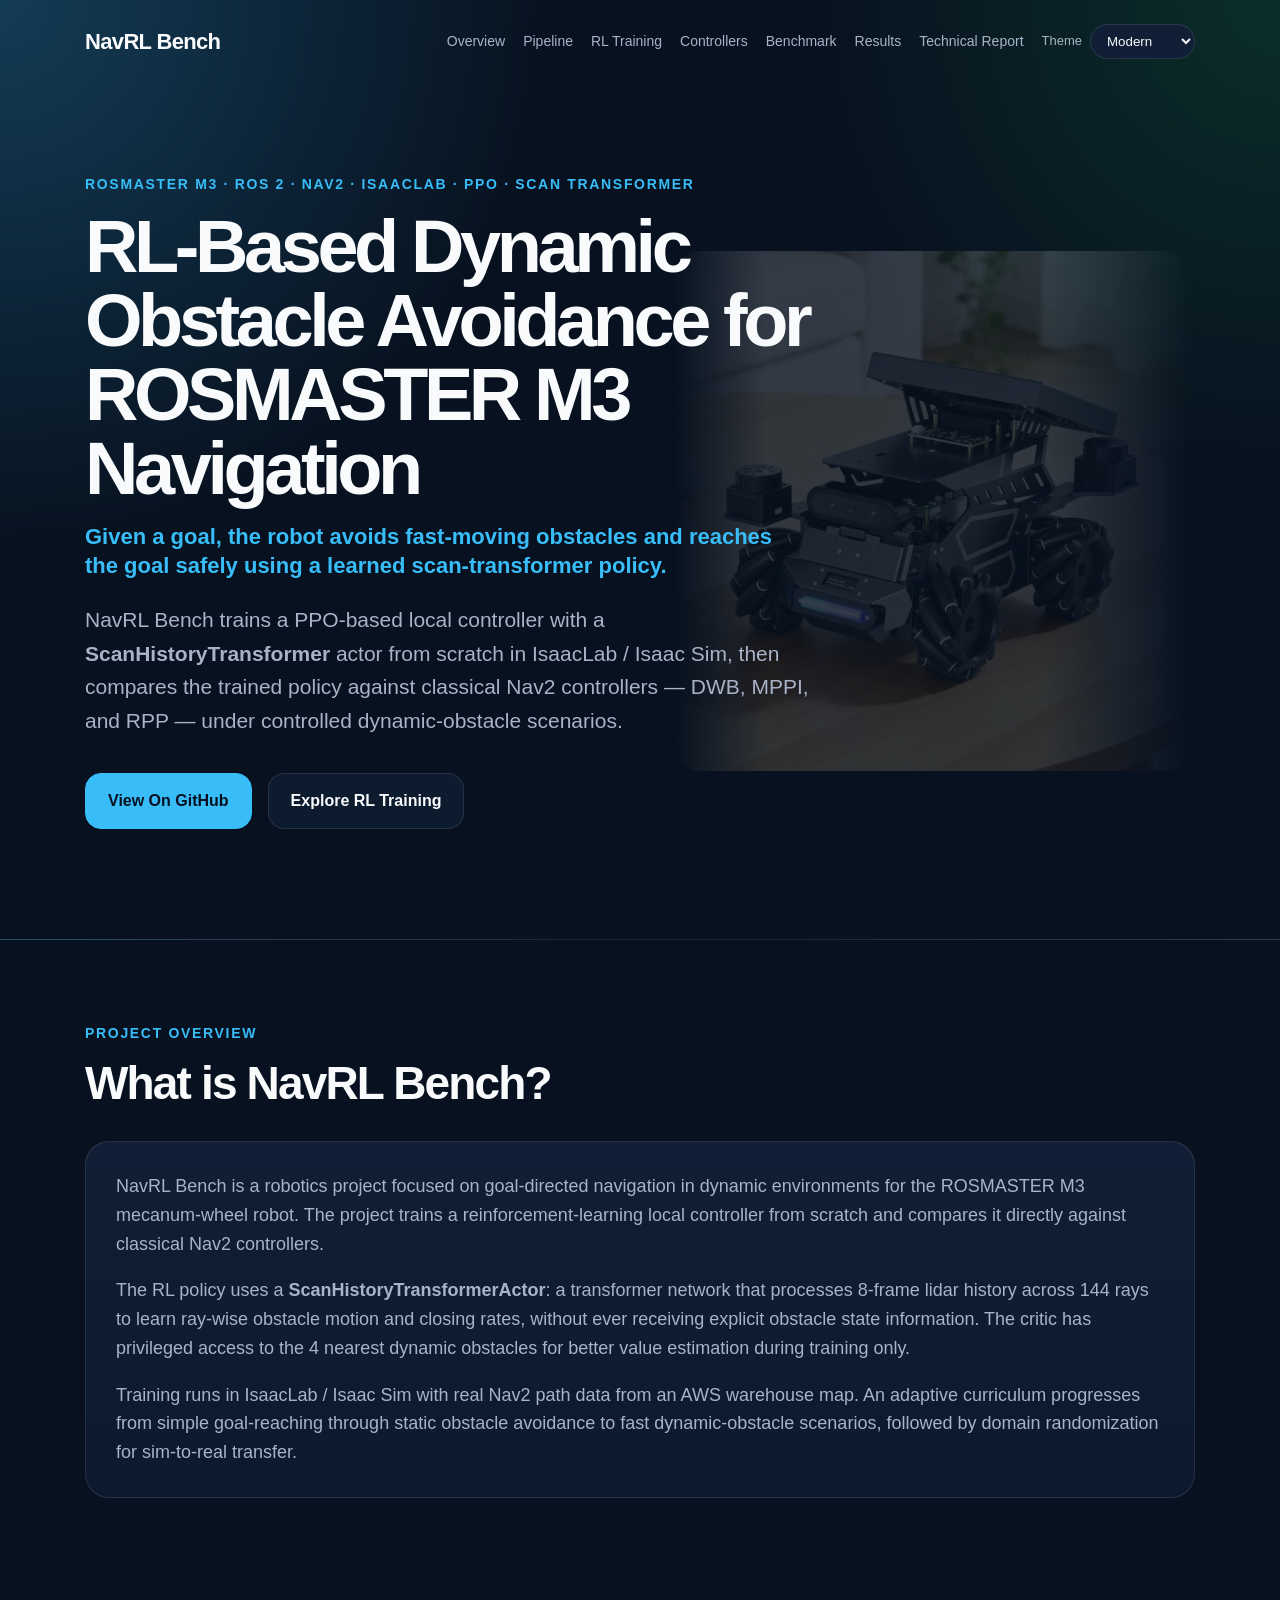
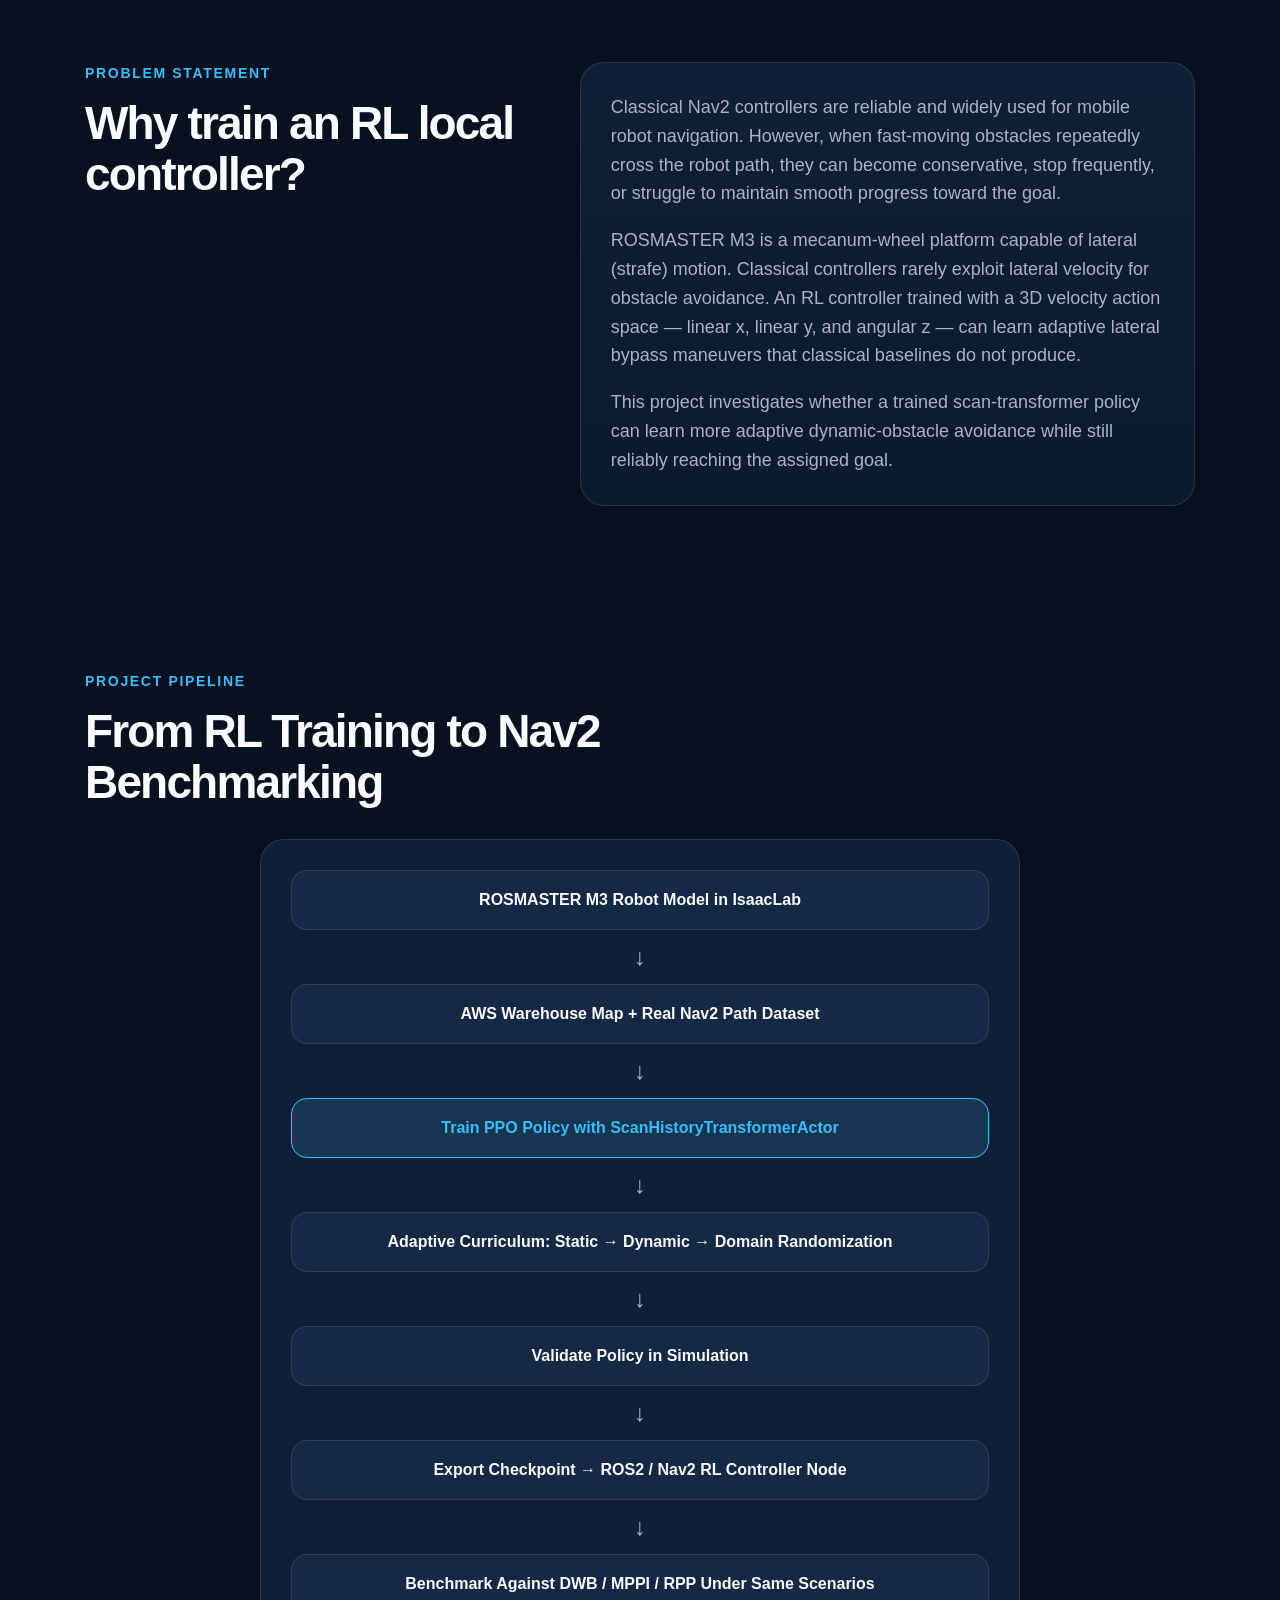
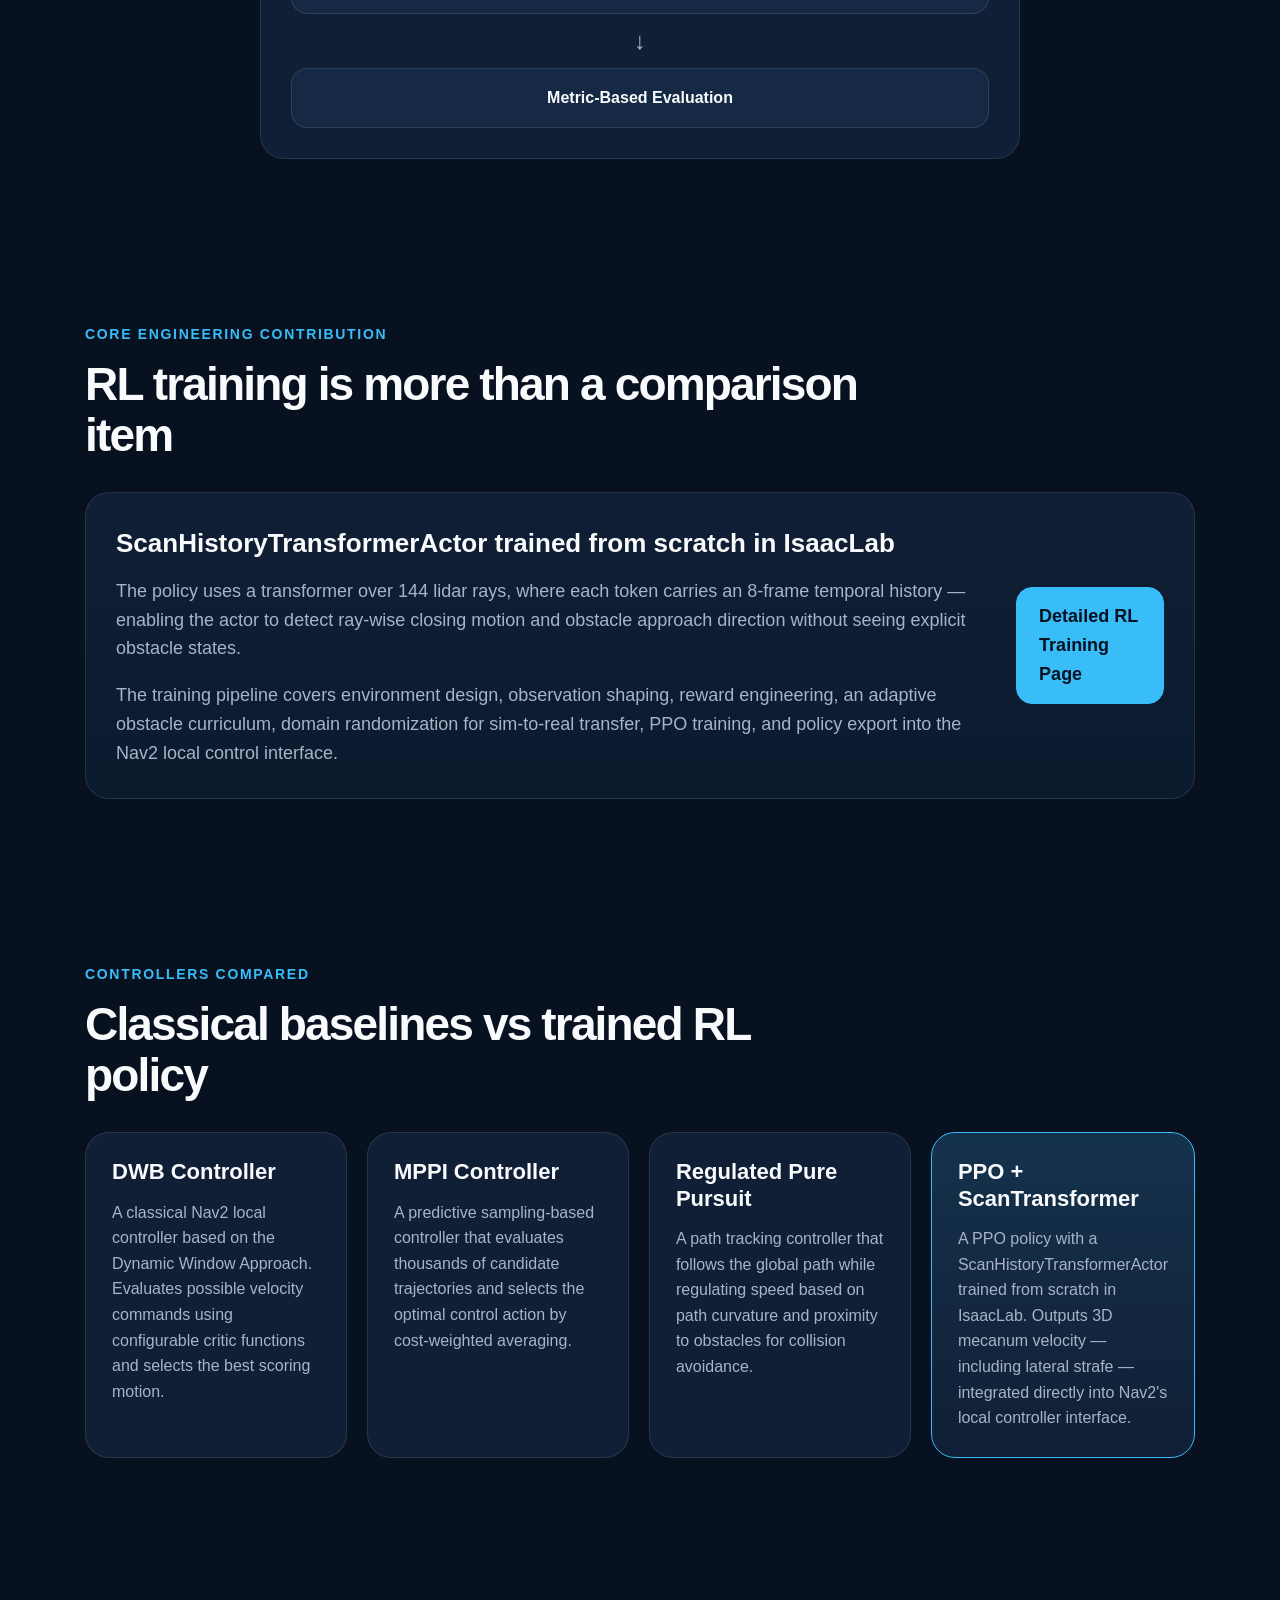
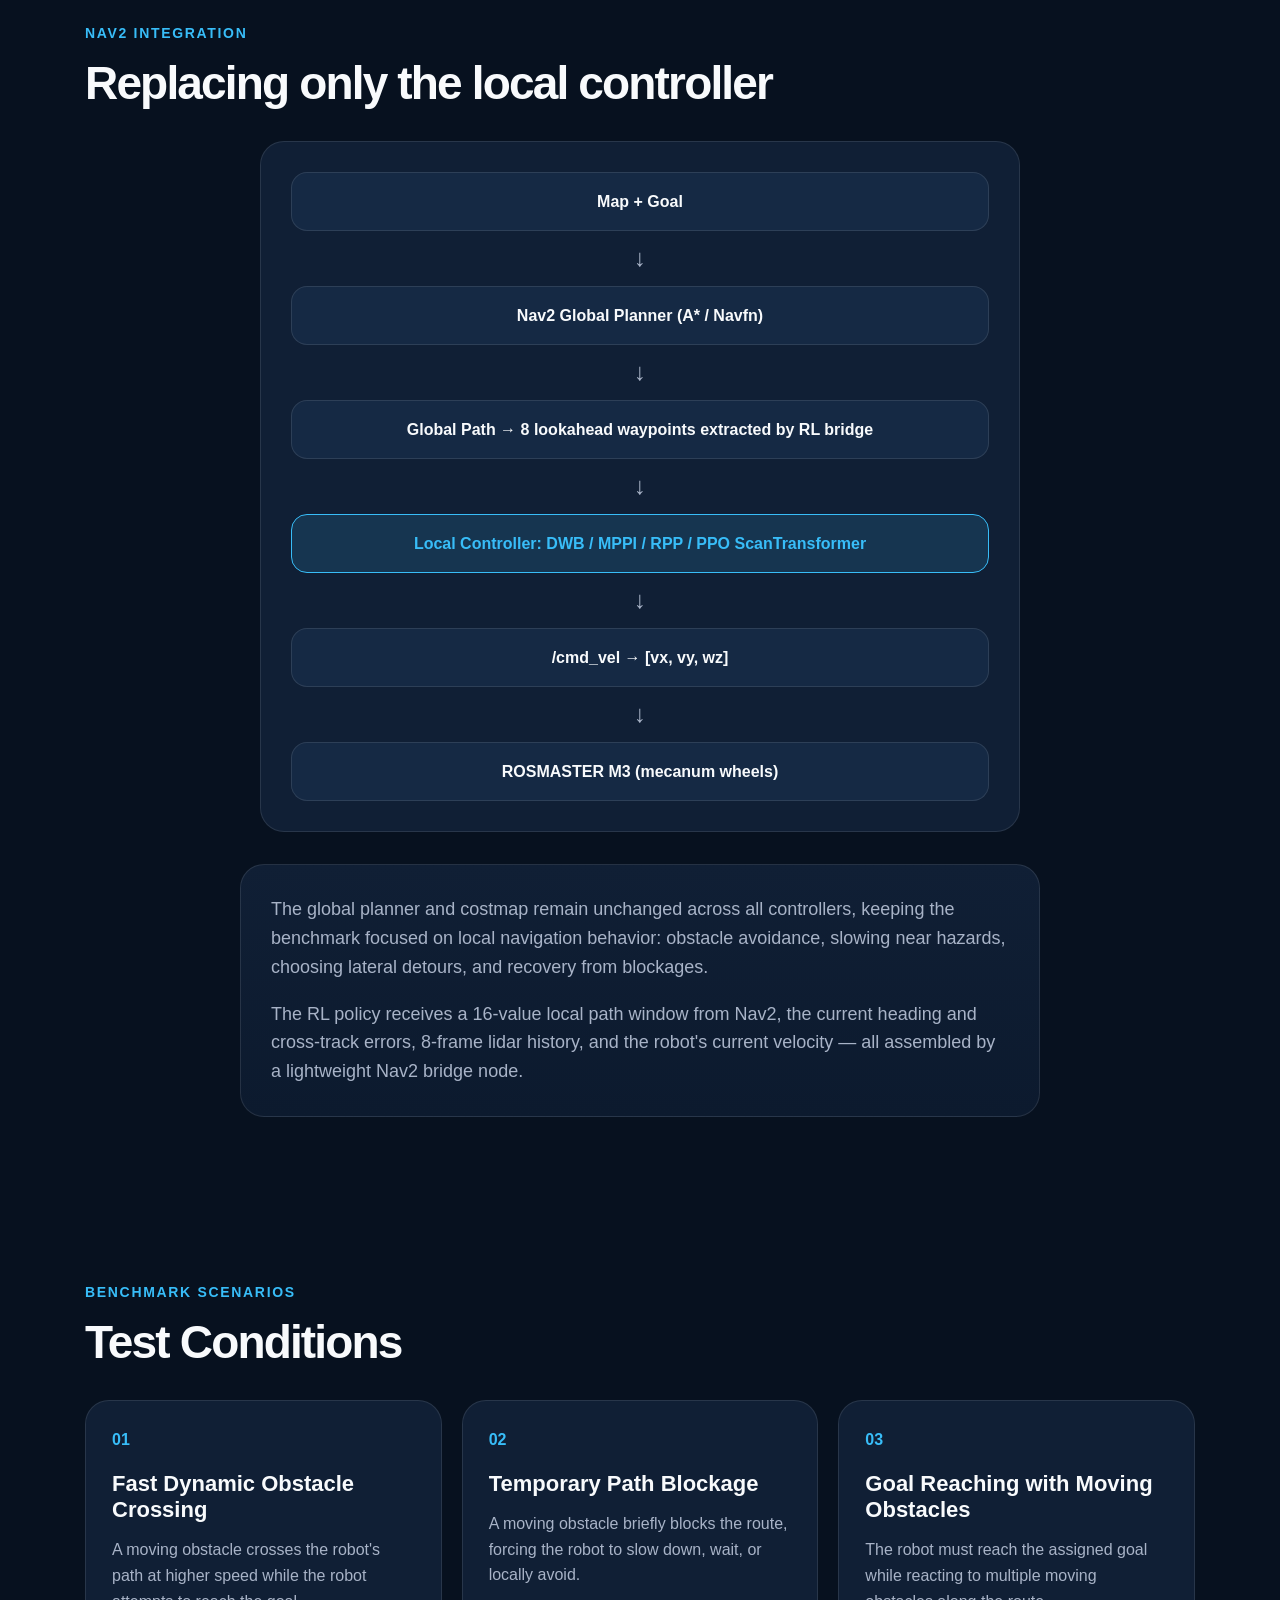
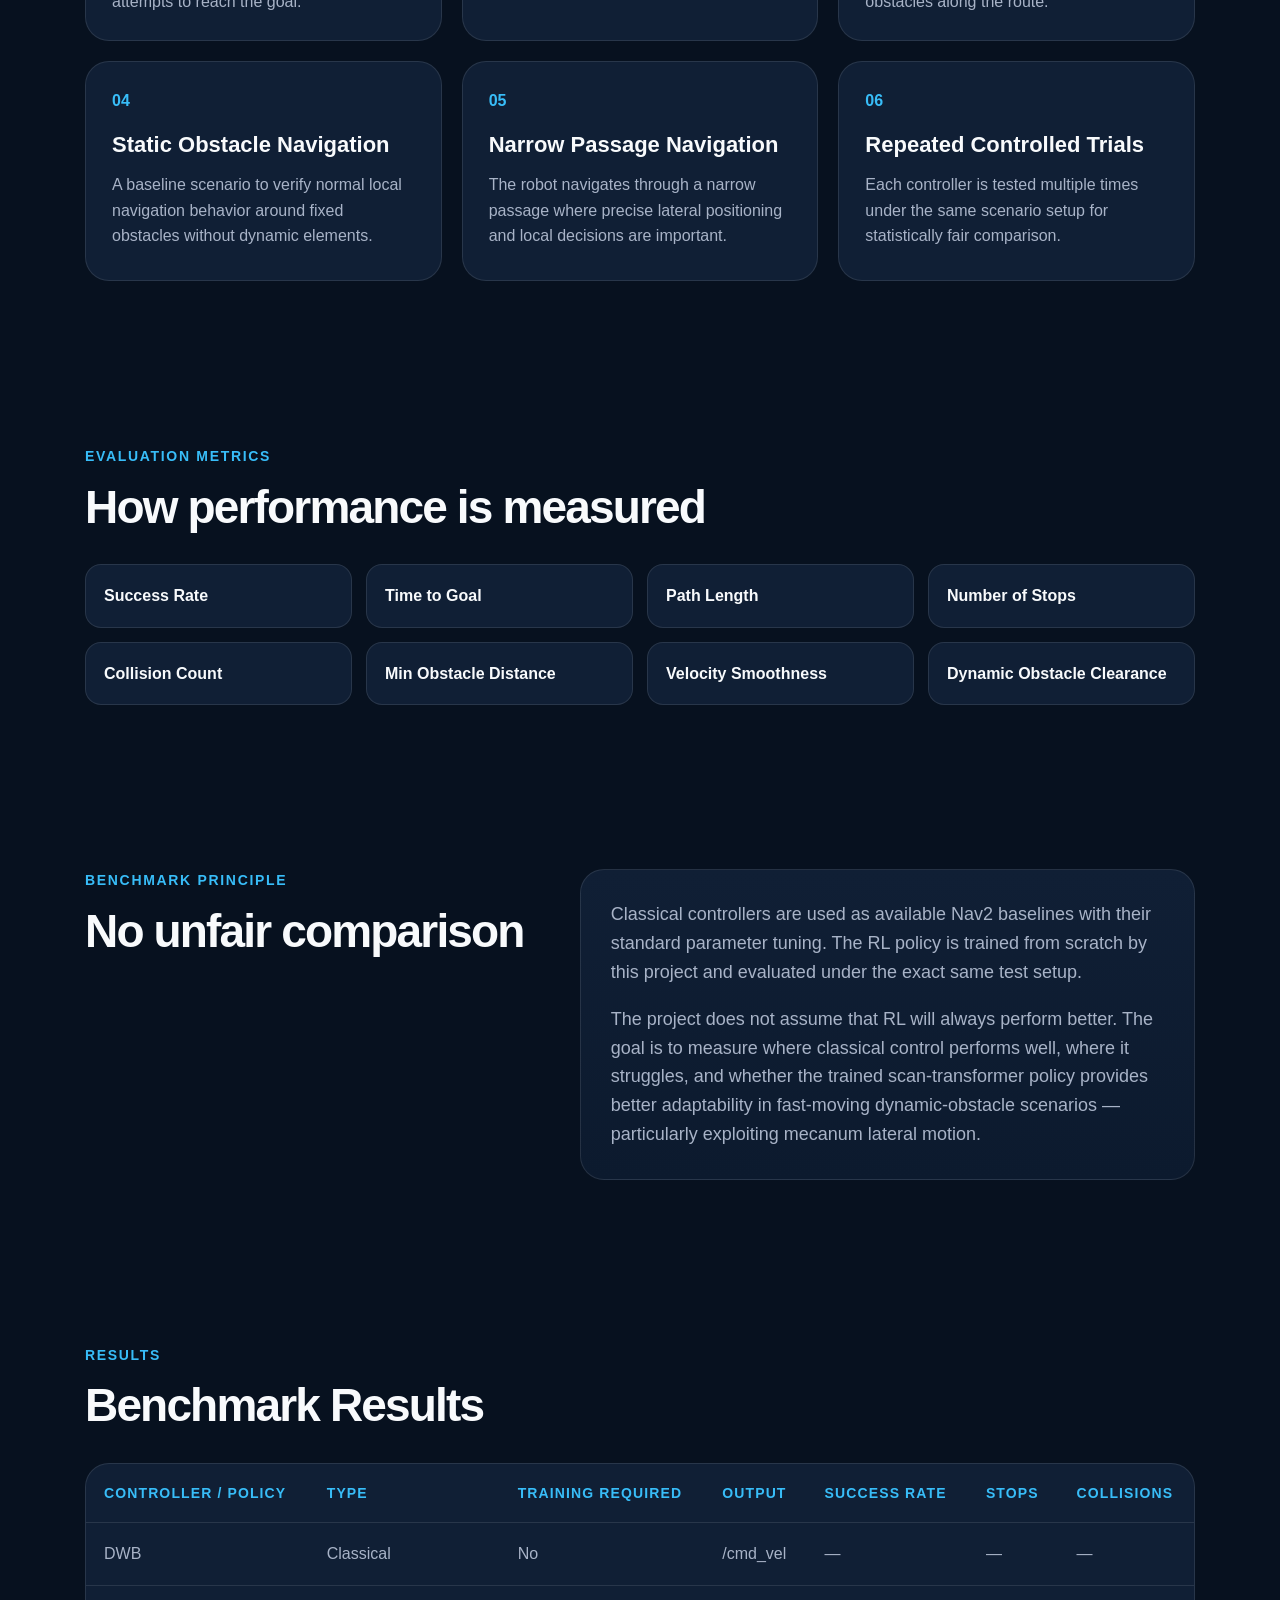
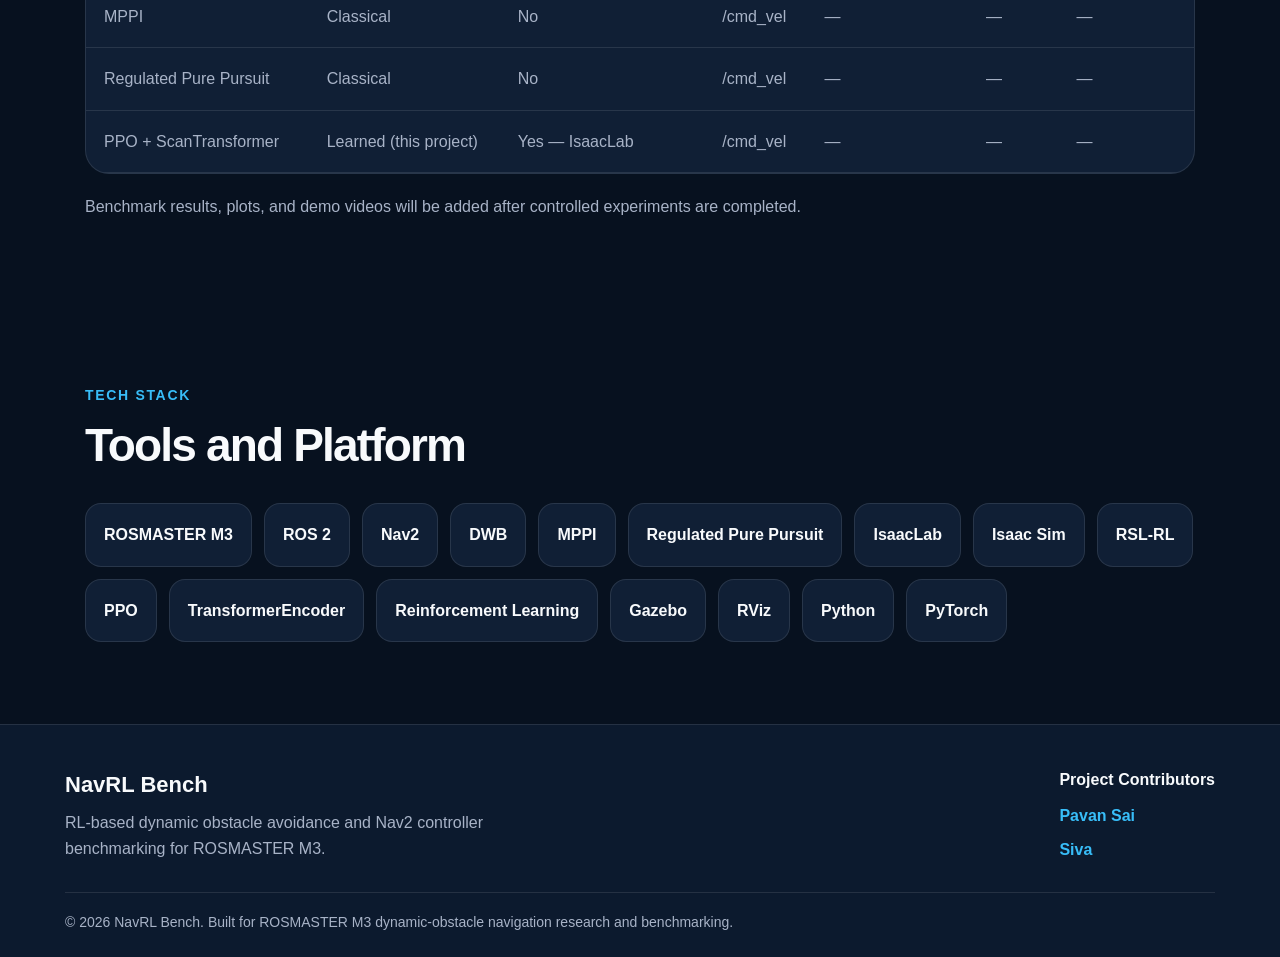
<file: docs/index.html>
<!DOCTYPE html>
<html lang="en" data-theme="modern">
<head>
  <meta charset="UTF-8" />
  <meta name="viewport" content="width=device-width, initial-scale=1.0" />
  <title>NavRL Bench | Dynamic Obstacle Avoidance Benchmark</title>
  <meta name="description" content="NavRL Bench trains a scan-transformer PPO policy for ROSMASTER M3 to reach a given goal while avoiding fast-moving dynamic obstacles, then benchmarks it against classical Nav2 controllers." />
  <link rel="stylesheet" href="style.css" />
</head>
<body>

  <header class="site-header">
    <nav class="navbar">
      <a class="brand" href="index.html">NavRL Bench</a>

      <div class="nav-right">
        <div class="nav-links">
          <a href="index.html#overview">Overview</a>
          <a href="index.html#pipeline">Pipeline</a>
          <a href="rl-training.html">RL Training</a>
          <a href="index.html#controllers">Controllers</a>
          <a href="index.html#benchmark">Benchmark</a>
          <a href="index.html#results">Results</a>
          <a href="NavRL_Bench_Technical_Report.pdf" target="_blank" rel="noopener noreferrer">Technical Report</a>
        </div>

        <label class="theme-control" for="themeSelect">
          <span>Theme</span>
          <select id="themeSelect" aria-label="Select website theme">
            <option value="modern">Modern</option>
            <option value="industrial">Industrial</option>
            <option value="academic">Academic</option>
            <option value="classic">Classic</option>
          </select>
        </label>
      </div>
    </nav>

    <section class="hero">
      <img class="hero-robot-bg" src="assets/m3.jpeg" alt="ROSMASTER M3 robot" />
      <div class="hero-content">
        <p class="eyebrow">ROSMASTER M3 · ROS 2 · Nav2 · IsaacLab · PPO · Scan Transformer</p>
        <h1>RL-Based Dynamic Obstacle Avoidance for ROSMASTER M3 Navigation</h1>
        <p class="hero-subtitle">Given a goal, the robot avoids fast-moving obstacles and reaches the goal safely using a learned scan-transformer policy.</p>
        <p class="hero-text">
          NavRL Bench trains a PPO-based local controller with a <strong>ScanHistoryTransformer</strong> actor from scratch in
          IsaacLab / Isaac Sim, then compares the trained policy against
          classical Nav2 controllers — DWB, MPPI, and RPP — under controlled dynamic-obstacle scenarios.
        </p>
        <div class="hero-actions">
          <a class="btn primary" href="https://github.com/pavansai018/navrl-bench" target="_blank" rel="noopener noreferrer">View On GitHub</a>
          <a class="btn secondary" href="rl-training.html">Explore RL Training</a>
        </div>
      </div>
    </section>
  </header>

  <main>

    <!-- OVERVIEW -->
    <section id="overview" class="section">
      <div class="section-header">
        <p class="section-tag">Project Overview</p>
        <h2>What is NavRL Bench?</h2>
      </div>

      <div class="content-card">
        <p>
          NavRL Bench is a robotics project focused on goal-directed navigation in dynamic environments for the ROSMASTER M3 mecanum-wheel robot.
          The project trains a reinforcement-learning local controller from scratch and compares it directly against classical Nav2 controllers.
        </p>
        <p>
          The RL policy uses a <strong>ScanHistoryTransformerActor</strong>: a transformer network that processes 8-frame lidar history
          across 144 rays to learn ray-wise obstacle motion and closing rates, without ever receiving explicit obstacle state information.
          The critic has privileged access to the 4 nearest dynamic obstacles for better value estimation during training only.
        </p>
        <p>
          Training runs in IsaacLab / Isaac Sim with real Nav2 path data from an AWS warehouse map.
          An adaptive curriculum progresses from simple goal-reaching through static obstacle avoidance to fast dynamic-obstacle scenarios,
          followed by domain randomization for sim-to-real transfer.
        </p>
      </div>
    </section>

    <!-- PROBLEM STATEMENT -->
    <section class="section two-column">
      <div>
        <p class="section-tag">Problem Statement</p>
        <h2>Why train an RL local controller?</h2>
      </div>
      <div class="content-card">
        <p>
          Classical Nav2 controllers are reliable and widely used for mobile robot navigation.
          However, when fast-moving obstacles repeatedly cross the robot path, they can become conservative,
          stop frequently, or struggle to maintain smooth progress toward the goal.
        </p>
        <p>
          ROSMASTER M3 is a mecanum-wheel platform capable of lateral (strafe) motion.
          Classical controllers rarely exploit lateral velocity for obstacle avoidance.
          An RL controller trained with a 3D velocity action space — linear x, linear y, and angular z — can
          learn adaptive lateral bypass maneuvers that classical baselines do not produce.
        </p>
        <p>
          This project investigates whether a trained scan-transformer policy can learn more adaptive
          dynamic-obstacle avoidance while still reliably reaching the assigned goal.
        </p>
      </div>
    </section>

    <!-- PIPELINE -->
    <section id="pipeline" class="section">
      <div class="section-header">
        <p class="section-tag">Project Pipeline</p>
        <h2>From RL Training to Nav2 Benchmarking</h2>
      </div>

      <div class="pipeline-box">
        <div class="pipe-step">ROSMASTER M3 Robot Model in IsaacLab</div>
        <div class="pipe-arrow">↓</div>
        <div class="pipe-step">AWS Warehouse Map + Real Nav2 Path Dataset</div>
        <div class="pipe-arrow">↓</div>
        <div class="pipe-step active">Train PPO Policy with ScanHistoryTransformerActor</div>
        <div class="pipe-arrow">↓</div>
        <div class="pipe-step">Adaptive Curriculum: Static → Dynamic → Domain Randomization</div>
        <div class="pipe-arrow">↓</div>
        <div class="pipe-step">Validate Policy in Simulation</div>
        <div class="pipe-arrow">↓</div>
        <div class="pipe-step">Export Checkpoint → ROS2 / Nav2 RL Controller Node</div>
        <div class="pipe-arrow">↓</div>
        <div class="pipe-step">Benchmark Against DWB / MPPI / RPP Under Same Scenarios</div>
        <div class="pipe-arrow">↓</div>
        <div class="pipe-step">Metric-Based Evaluation</div>
      </div>
    </section>

    <!-- RL TRAINING FEATURE -->
    <section id="training" class="section">
      <div class="section-header">
        <p class="section-tag">Core Engineering Contribution</p>
        <h2>RL training is more than a comparison item</h2>
      </div>

      <div class="feature-card">
        <div>
          <h3>ScanHistoryTransformerActor trained from scratch in IsaacLab</h3>
          <p>
            The policy uses a transformer over 144 lidar rays, where each token carries an 8-frame temporal history —
            enabling the actor to detect ray-wise closing motion and obstacle approach direction without seeing
            explicit obstacle states.
          </p>
          <p>
            The training pipeline covers environment design, observation shaping, reward engineering,
            an adaptive obstacle curriculum, domain randomization for sim-to-real transfer, PPO training, and policy export
            into the Nav2 local control interface.
          </p>
        </div>
        <a class="btn primary" href="rl-training.html">Detailed RL Training Page</a>
      </div>
    </section>

    <!-- CONTROLLERS -->
    <section id="controllers" class="section">
      <div class="section-header">
        <p class="section-tag">Controllers Compared</p>
        <h2>Classical baselines vs trained RL policy</h2>
      </div>

      <div class="grid four">
        <article class="controller-card">
          <h3>DWB Controller</h3>
          <p>A classical Nav2 local controller based on the Dynamic Window Approach. Evaluates possible velocity commands using configurable critic functions and selects the best scoring motion.</p>
        </article>
        <article class="controller-card">
          <h3>MPPI Controller</h3>
          <p>A predictive sampling-based controller that evaluates thousands of candidate trajectories and selects the optimal control action by cost-weighted averaging.</p>
        </article>
        <article class="controller-card">
          <h3>Regulated Pure Pursuit</h3>
          <p>A path tracking controller that follows the global path while regulating speed based on path curvature and proximity to obstacles for collision avoidance.</p>
        </article>
        <article class="controller-card highlight">
          <h3>PPO + ScanTransformer</h3>
          <p>A PPO policy with a ScanHistoryTransformerActor trained from scratch in IsaacLab. Outputs 3D mecanum velocity — including lateral strafe — integrated directly into Nav2's local controller interface.</p>
        </article>
      </div>
    </section>

    <!-- NAV2 INTEGRATION -->
    <section class="section">
      <div class="section-header">
        <p class="section-tag">Nav2 Integration</p>
        <h2>Replacing only the local controller</h2>
      </div>

      <div class="architecture-box">
        <div class="arch-step">Map + Goal</div><div class="arch-arrow">↓</div>
        <div class="arch-step">Nav2 Global Planner (A* / Navfn)</div><div class="arch-arrow">↓</div>
        <div class="arch-step">Global Path → 8 lookahead waypoints extracted by RL bridge</div><div class="arch-arrow">↓</div>
        <div class="arch-step active">Local Controller: DWB / MPPI / RPP / PPO ScanTransformer</div><div class="arch-arrow">↓</div>
        <div class="arch-step">/cmd_vel → [vx, vy, wz]</div><div class="arch-arrow">↓</div>
        <div class="arch-step">ROSMASTER M3 (mecanum wheels)</div>
      </div>

      <div class="content-card narrow">
        <p>The global planner and costmap remain unchanged across all controllers, keeping the benchmark focused on local navigation behavior: obstacle avoidance, slowing near hazards, choosing lateral detours, and recovery from blockages.</p>
        <p>The RL policy receives a 16-value local path window from Nav2, the current heading and cross-track errors, 8-frame lidar history, and the robot's current velocity — all assembled by a lightweight Nav2 bridge node.</p>
      </div>
    </section>

    <!-- BENCHMARK SCENARIOS -->
    <section id="benchmark" class="section">
      <div class="section-header">
        <p class="section-tag">Benchmark Scenarios</p>
        <h2>Test Conditions</h2>
      </div>

      <div class="grid three">
        <article class="scenario-card"><span>01</span><h3>Fast Dynamic Obstacle Crossing</h3><p>A moving obstacle crosses the robot's path at higher speed while the robot attempts to reach the goal.</p></article>
        <article class="scenario-card"><span>02</span><h3>Temporary Path Blockage</h3><p>A moving obstacle briefly blocks the route, forcing the robot to slow down, wait, or locally avoid.</p></article>
        <article class="scenario-card"><span>03</span><h3>Goal Reaching with Moving Obstacles</h3><p>The robot must reach the assigned goal while reacting to multiple moving obstacles along the route.</p></article>
        <article class="scenario-card"><span>04</span><h3>Static Obstacle Navigation</h3><p>A baseline scenario to verify normal local navigation behavior around fixed obstacles without dynamic elements.</p></article>
        <article class="scenario-card"><span>05</span><h3>Narrow Passage Navigation</h3><p>The robot navigates through a narrow passage where precise lateral positioning and local decisions are important.</p></article>
        <article class="scenario-card"><span>06</span><h3>Repeated Controlled Trials</h3><p>Each controller is tested multiple times under the same scenario setup for statistically fair comparison.</p></article>
      </div>
    </section>

    <!-- METRICS -->
    <section id="metrics" class="section">
      <div class="section-header">
        <p class="section-tag">Evaluation Metrics</p>
        <h2>How performance is measured</h2>
      </div>

      <div class="metrics-grid">
        <div>Success Rate</div><div>Time to Goal</div><div>Path Length</div><div>Number of Stops</div>
        <div>Collision Count</div><div>Min Obstacle Distance</div><div>Velocity Smoothness</div><div>Dynamic Obstacle Clearance</div>
      </div>
    </section>

    <!-- BENCHMARK PRINCIPLE -->
    <section class="section two-column">
      <div><p class="section-tag">Benchmark Principle</p><h2>No unfair comparison</h2></div>
      <div class="content-card">
        <p>Classical controllers are used as available Nav2 baselines with their standard parameter tuning. The RL policy is trained from scratch by this project and evaluated under the exact same test setup.</p>
        <p>The project does not assume that RL will always perform better. The goal is to measure where classical control performs well, where it struggles, and whether the trained scan-transformer policy provides better adaptability in fast-moving dynamic-obstacle scenarios — particularly exploiting mecanum lateral motion.</p>
      </div>
    </section>

    <!-- RESULTS -->
    <section id="results" class="section">
      <div class="section-header">
        <p class="section-tag">Results</p>
        <h2>Benchmark Results</h2>
      </div>

      <div class="table-wrap">
        <table>
          <thead>
            <tr>
              <th>Controller / Policy</th>
              <th>Type</th>
              <th>Training Required</th>
              <th>Output</th>
              <th>Success Rate</th>
              <th>Stops</th>
              <th>Collisions</th>
            </tr>
          </thead>
          <tbody>
            <tr><td>DWB</td><td>Classical</td><td>No</td><td>/cmd_vel</td><td>—</td><td>—</td><td>—</td></tr>
            <tr><td>MPPI</td><td>Classical</td><td>No</td><td>/cmd_vel</td><td>—</td><td>—</td><td>—</td></tr>
            <tr><td>Regulated Pure Pursuit</td><td>Classical</td><td>No</td><td>/cmd_vel</td><td>—</td><td>—</td><td>—</td></tr>
            <tr><td>PPO + ScanTransformer</td><td>Learned (this project)</td><td>Yes — IsaacLab</td><td>/cmd_vel</td><td>—</td><td>—</td><td>—</td></tr>
          </tbody>
        </table>
      </div>

      <p class="note">Benchmark results, plots, and demo videos will be added after controlled experiments are completed.</p>
    </section>

    <!-- TECH STACK -->
    <section class="section">
      <div class="section-header"><p class="section-tag">Tech Stack</p><h2>Tools and Platform</h2></div>
      <div class="tech-list">
        <span>ROSMASTER M3</span><span>ROS 2</span><span>Nav2</span><span>DWB</span><span>MPPI</span>
        <span>Regulated Pure Pursuit</span><span>IsaacLab</span><span>Isaac Sim</span>
        <span>RSL-RL</span><span>PPO</span><span>TransformerEncoder</span>
        <span>Reinforcement Learning</span><span>Gazebo</span><span>RViz</span><span>Python</span><span>PyTorch</span>
      </div>
    </section>

  </main>

  <footer class="footer">
    <div class="footer-inner">
      <div class="footer-brand">
        <h3>NavRL Bench</h3>
        <p>RL-based dynamic obstacle avoidance and Nav2 controller benchmarking for ROSMASTER M3.</p>
      </div>

      <div class="footer-contributors">
        <p class="footer-title">Project Contributors</p>
        <div class="contributor-list">
          <a href="https://www.linkedin.com/in/pavansai18/" target="_blank" rel="noopener noreferrer">Pavan Sai</a>
          <a href="https://www.linkedin.com/in/sivaalamkaram2002/" target="_blank" rel="noopener noreferrer">Siva</a>
        </div>
      </div>
    </div>

    <div class="footer-bottom">
      <p>© 2026 NavRL Bench. Built for ROSMASTER M3 dynamic-obstacle navigation research and benchmarking.</p>
    </div>
  </footer>

  <script src="script.js"></script>
</body>
</html>
</file>
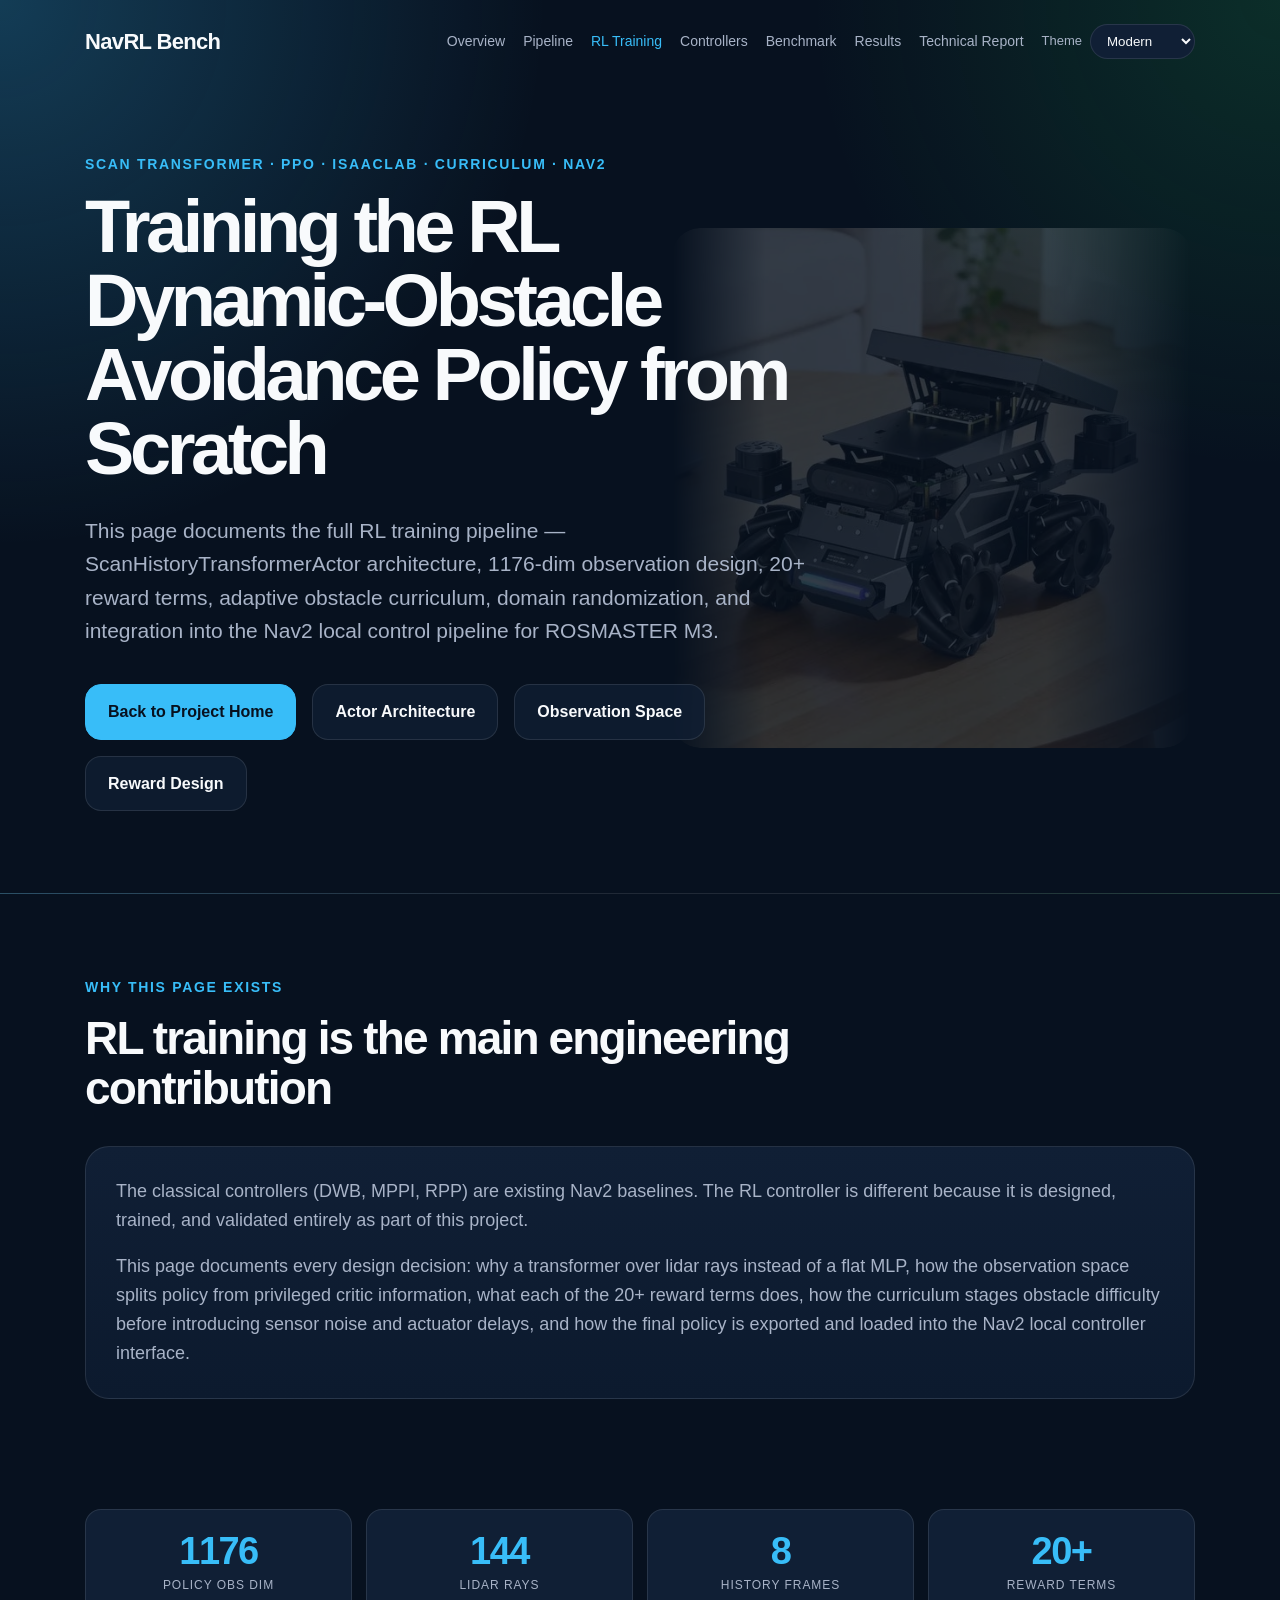
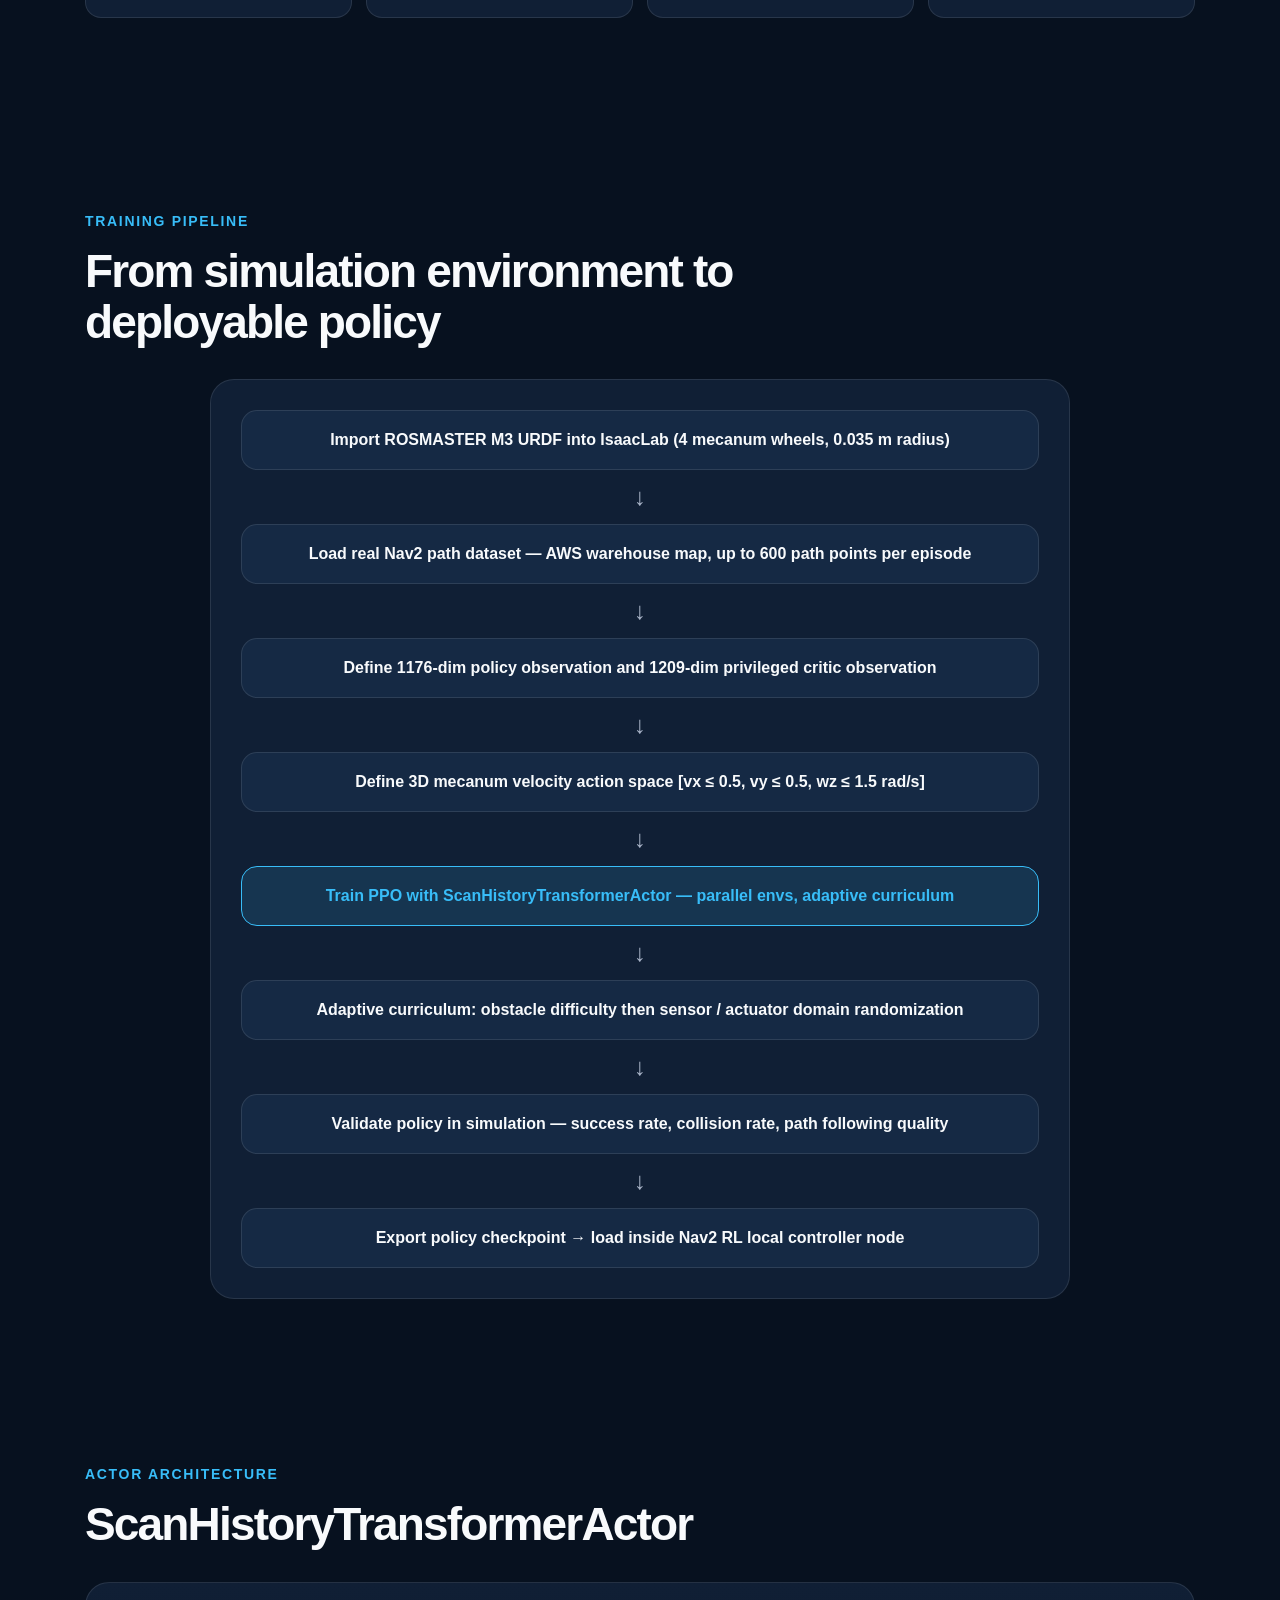
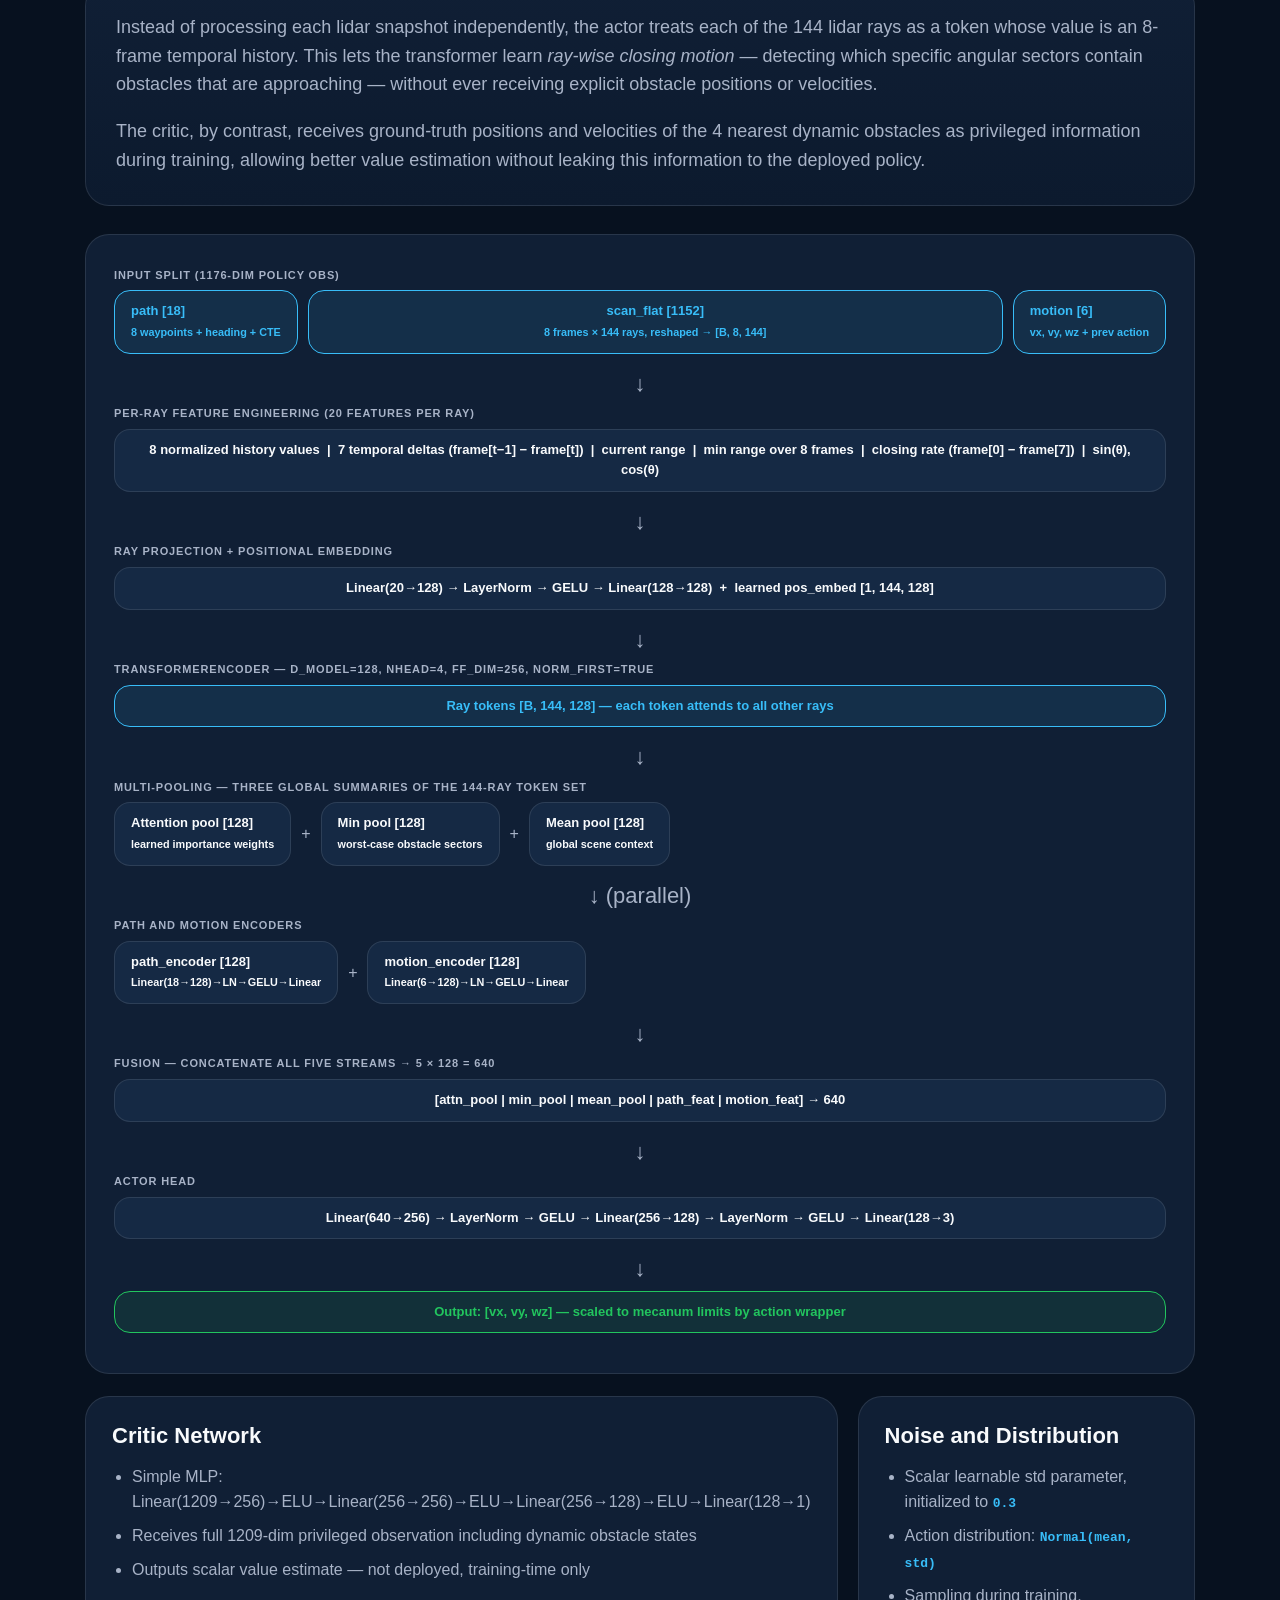
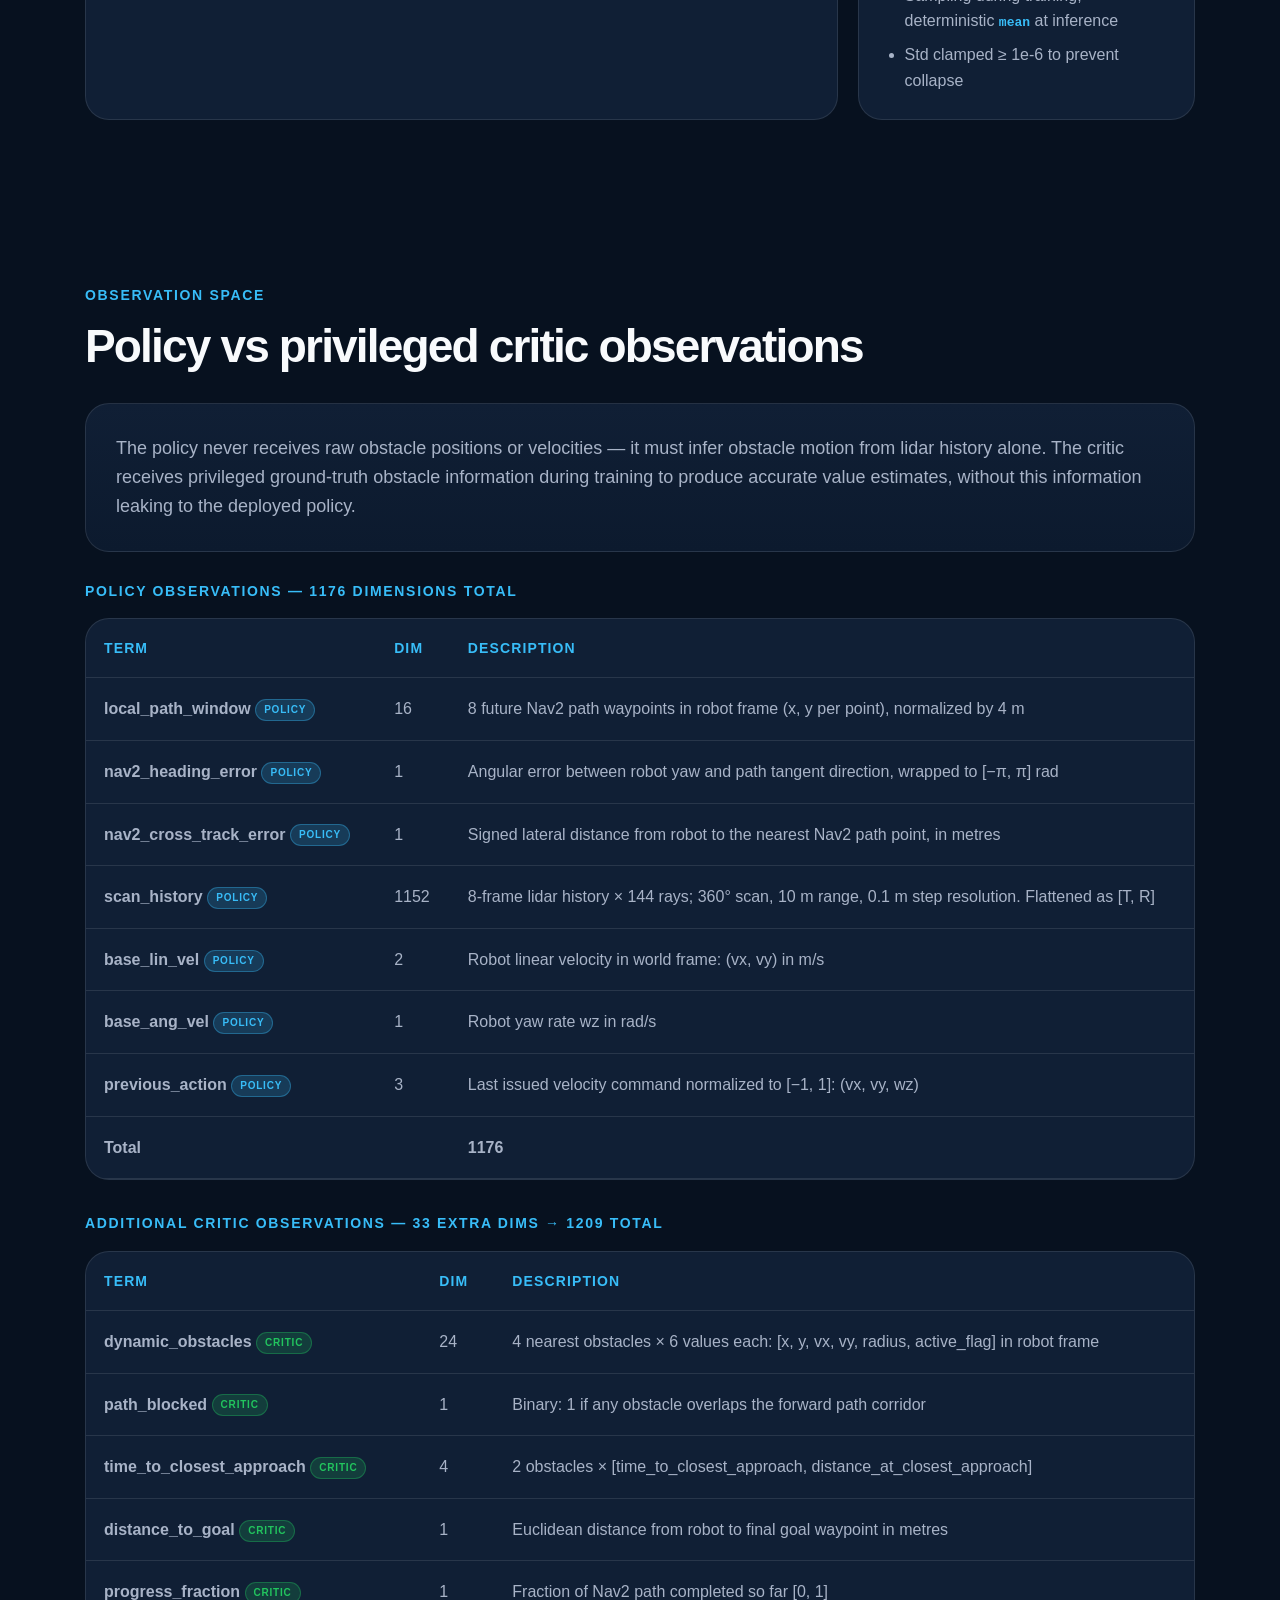
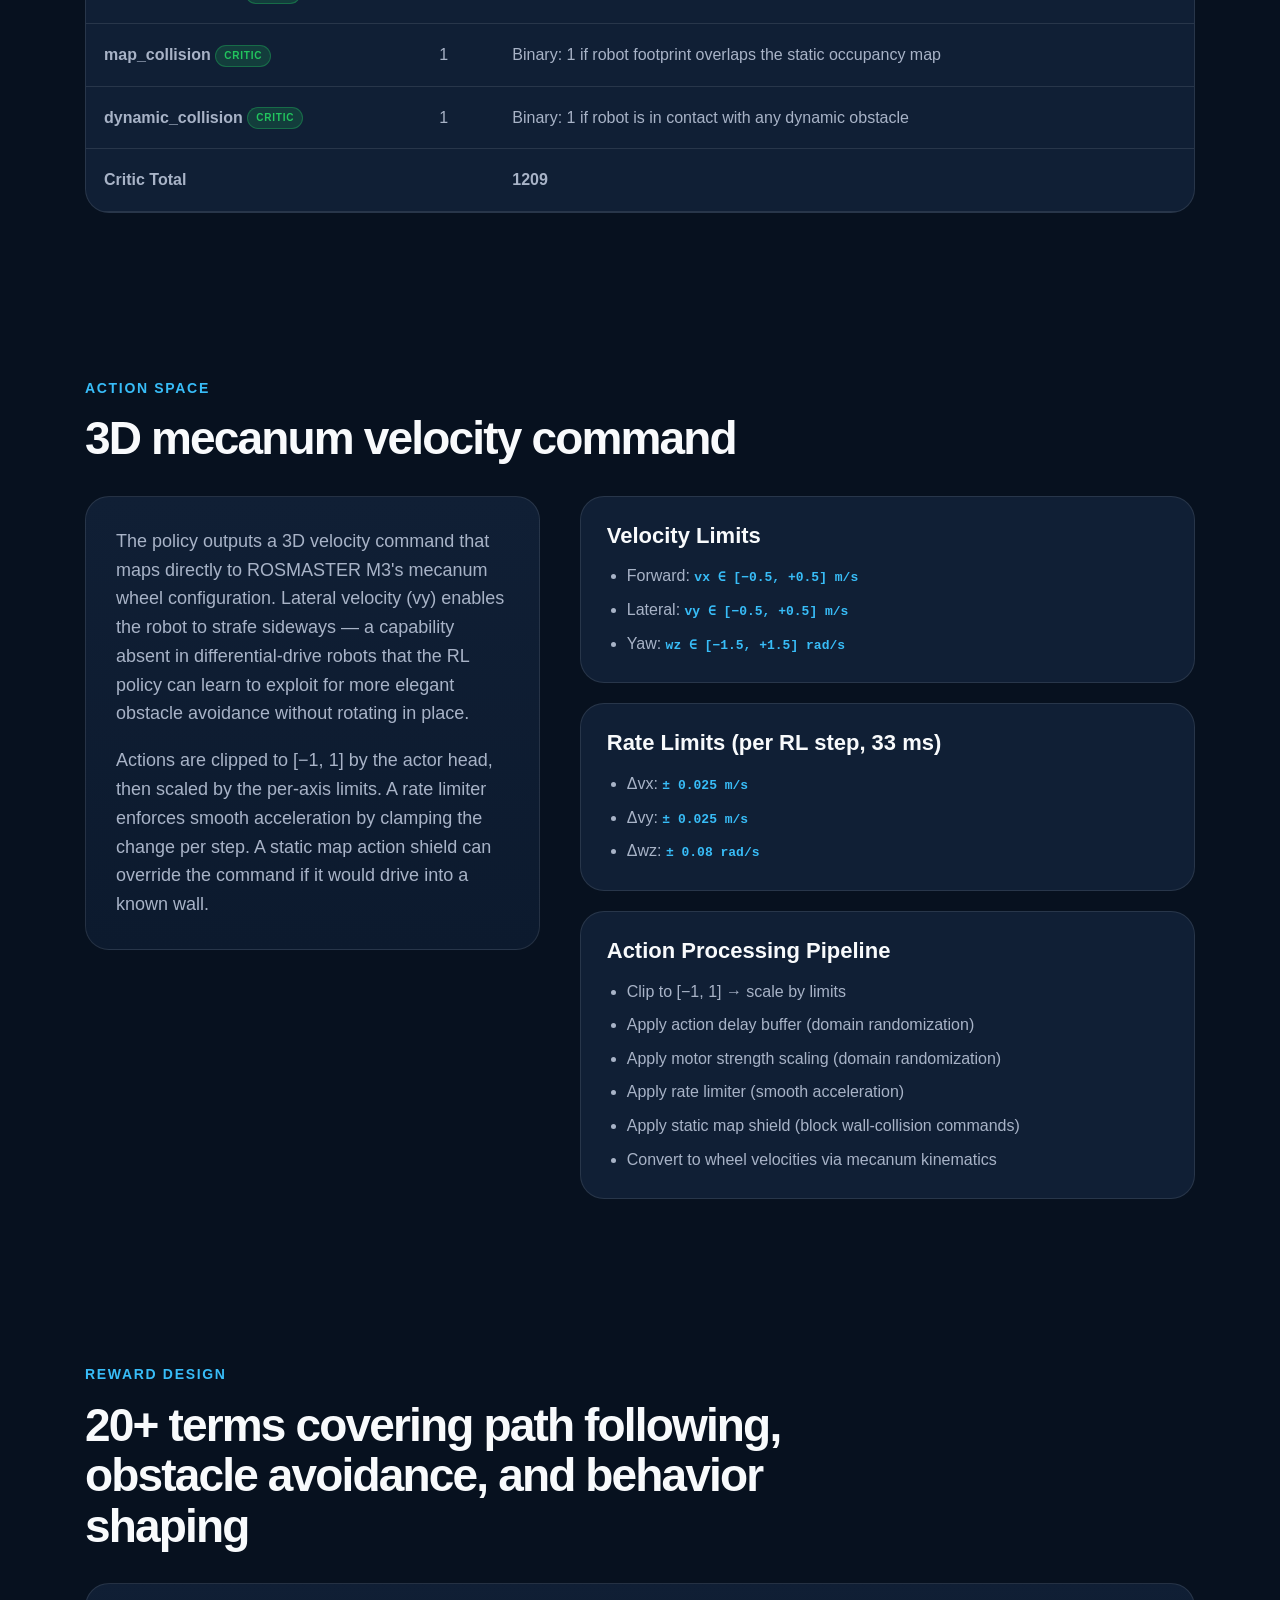
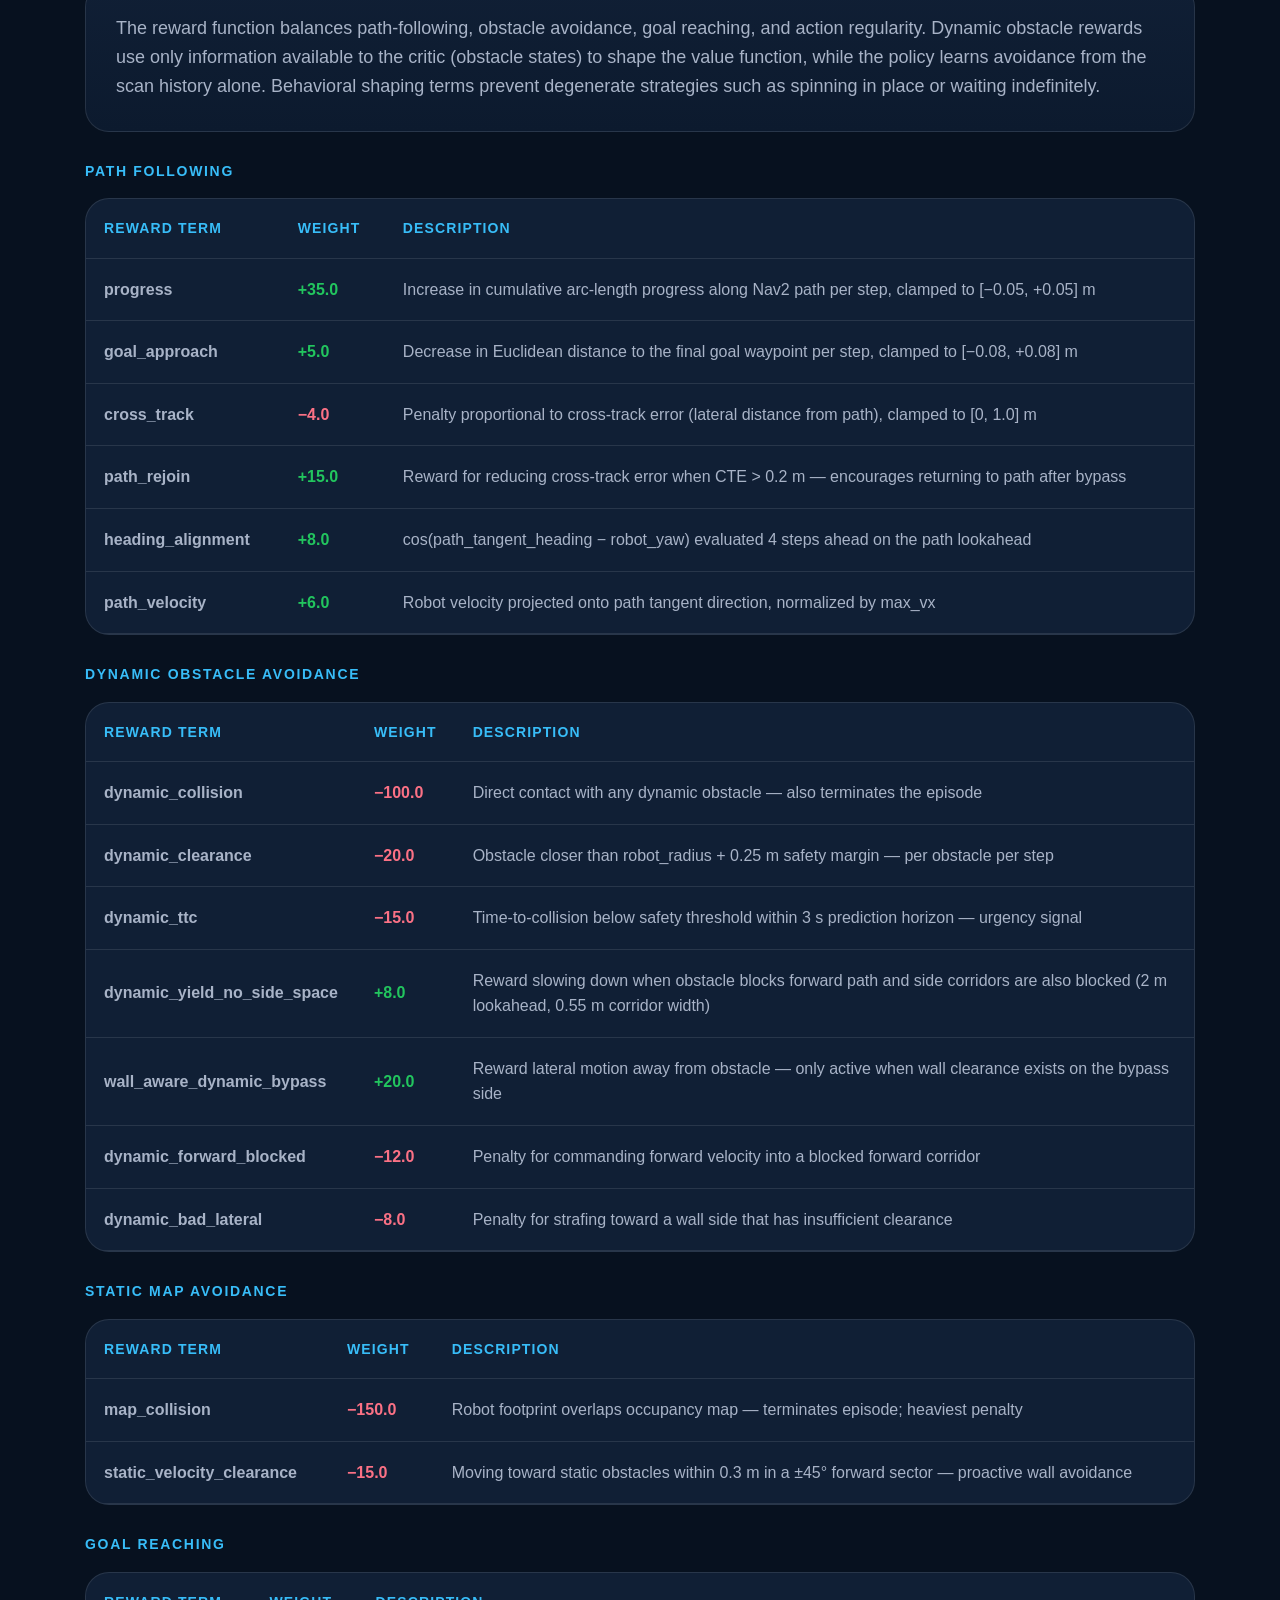
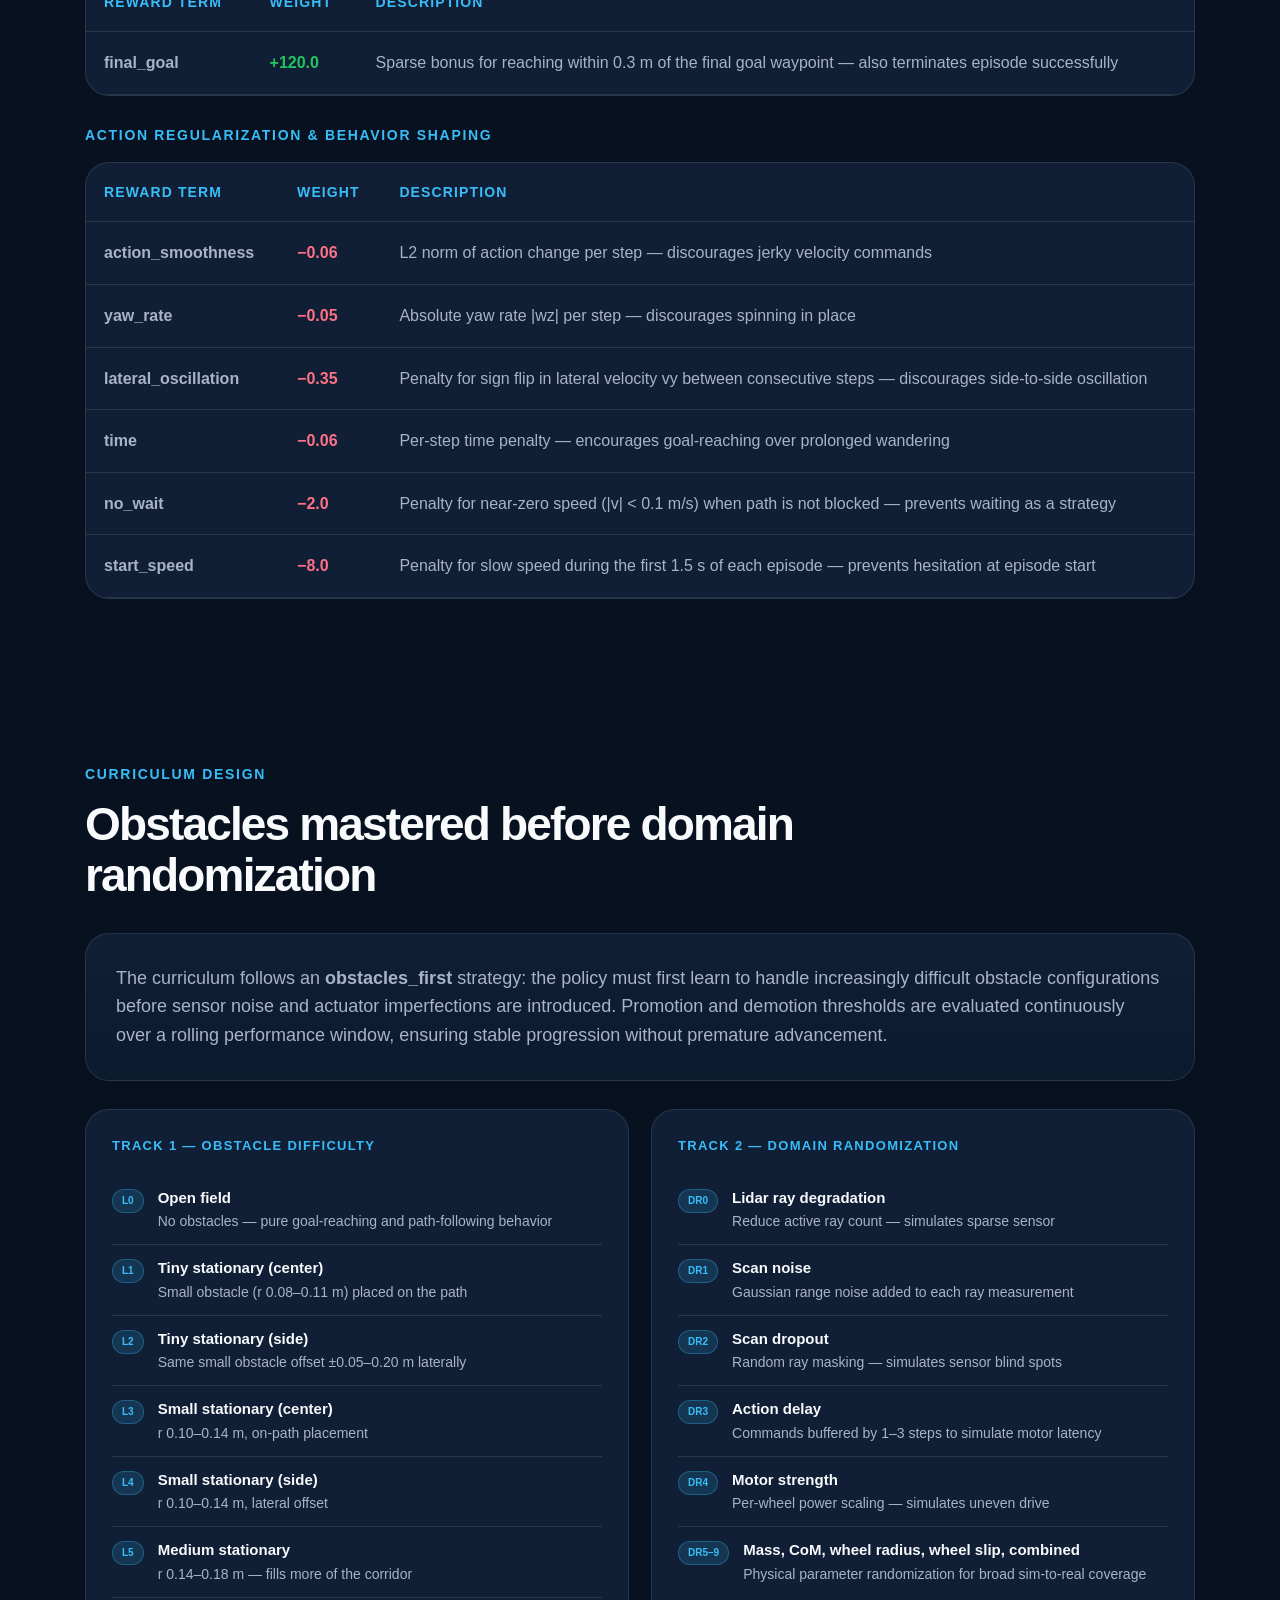
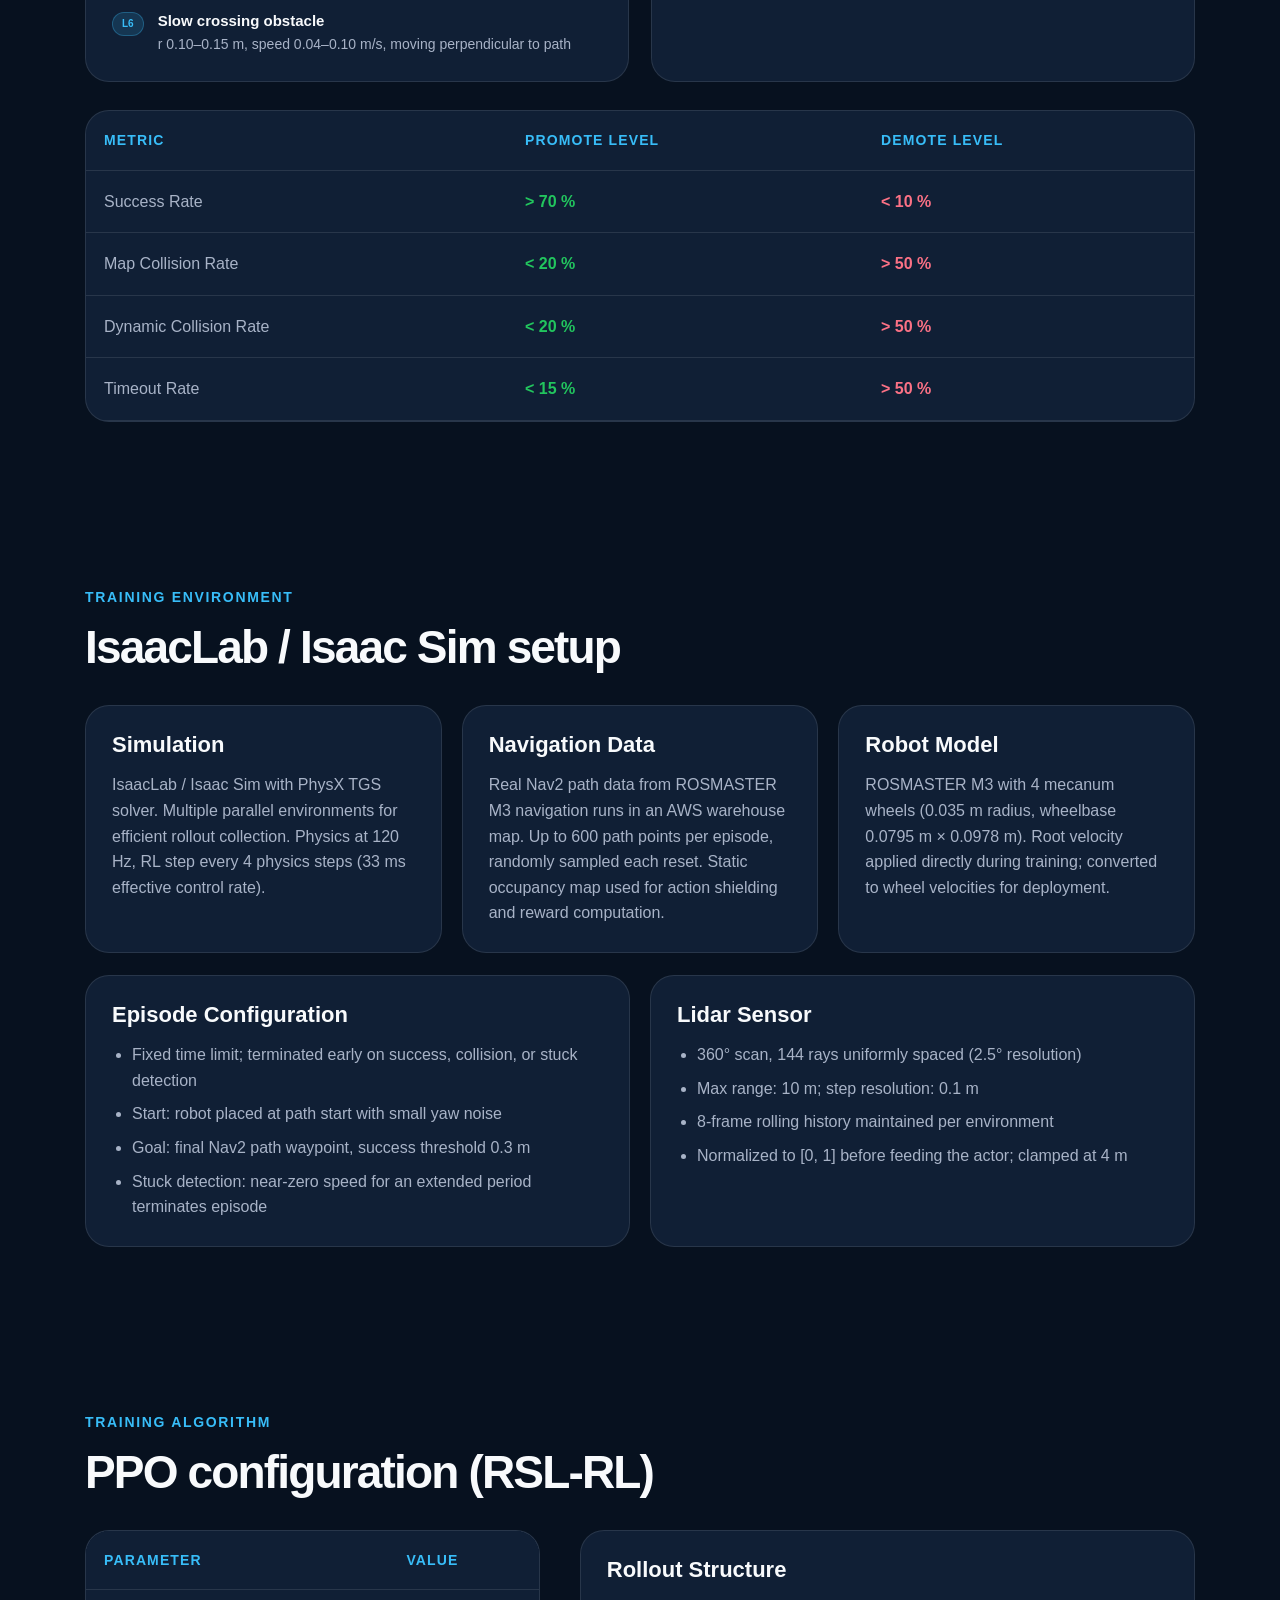
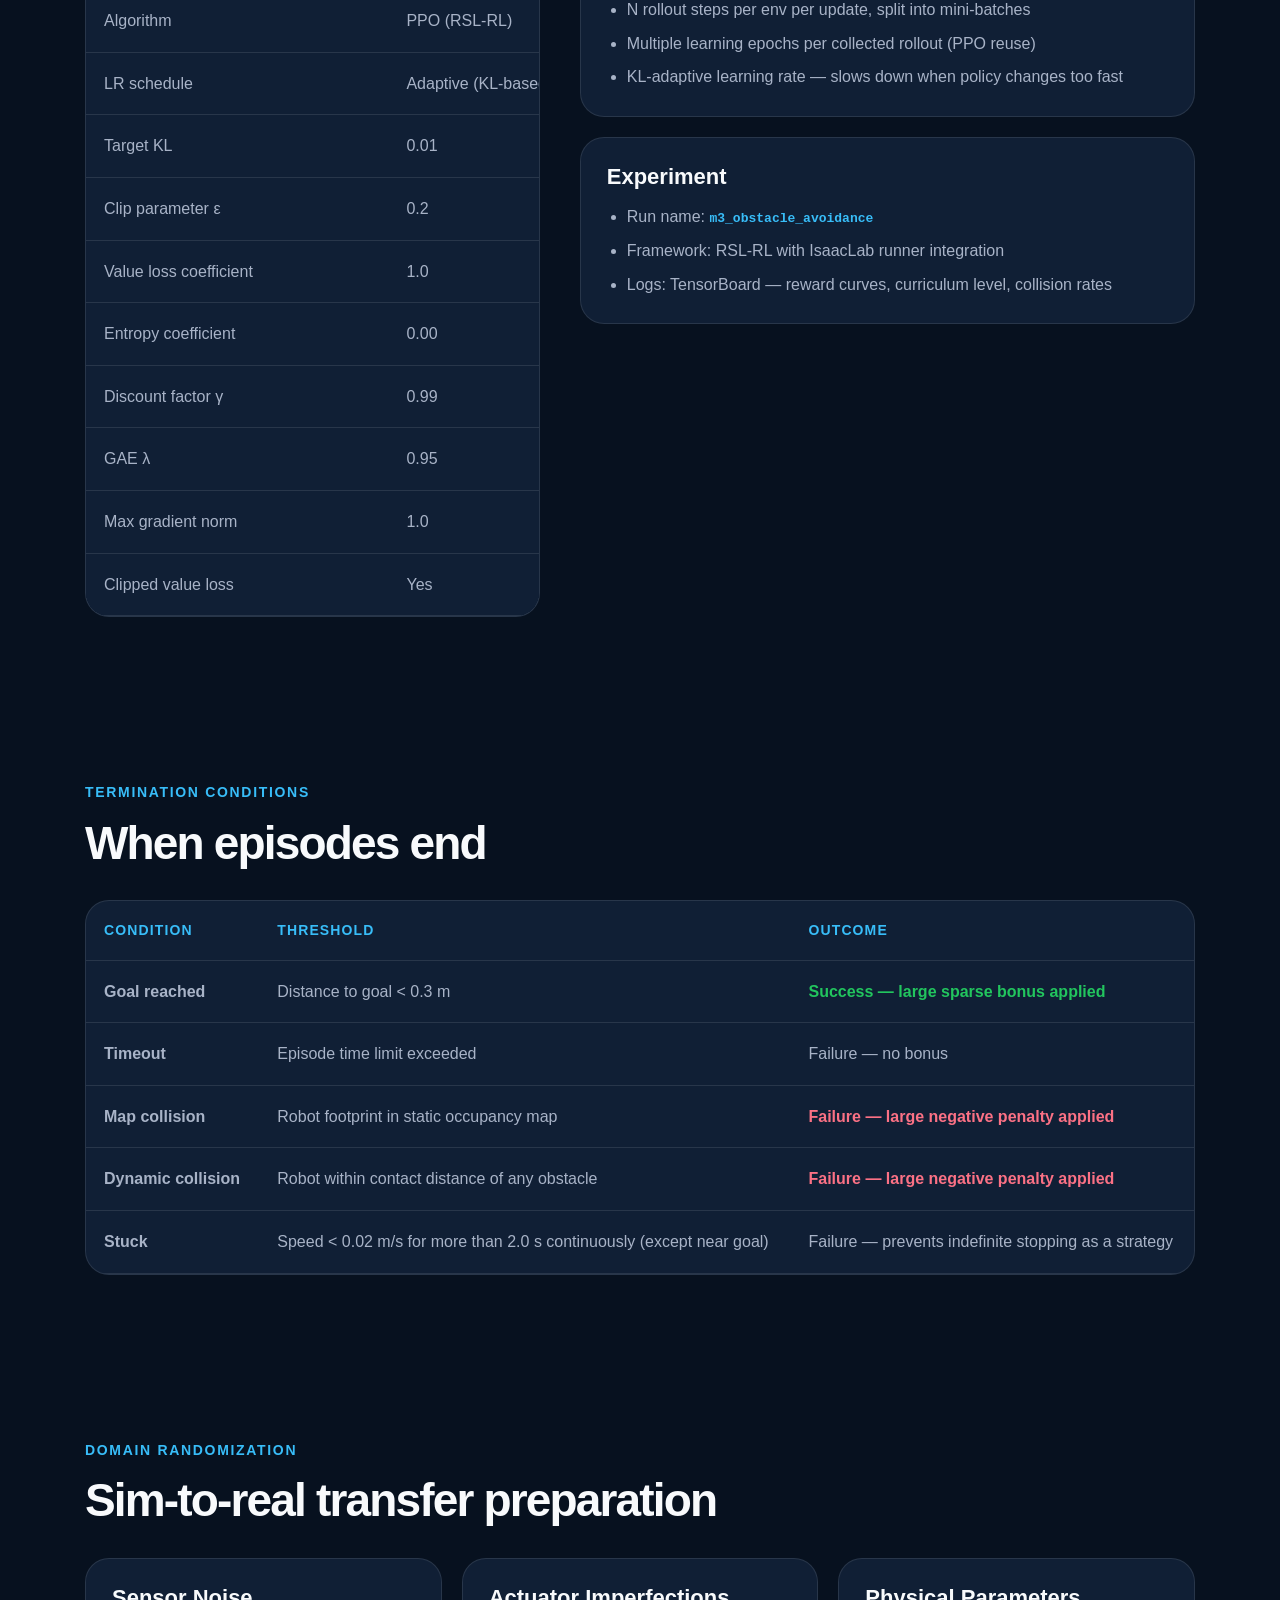
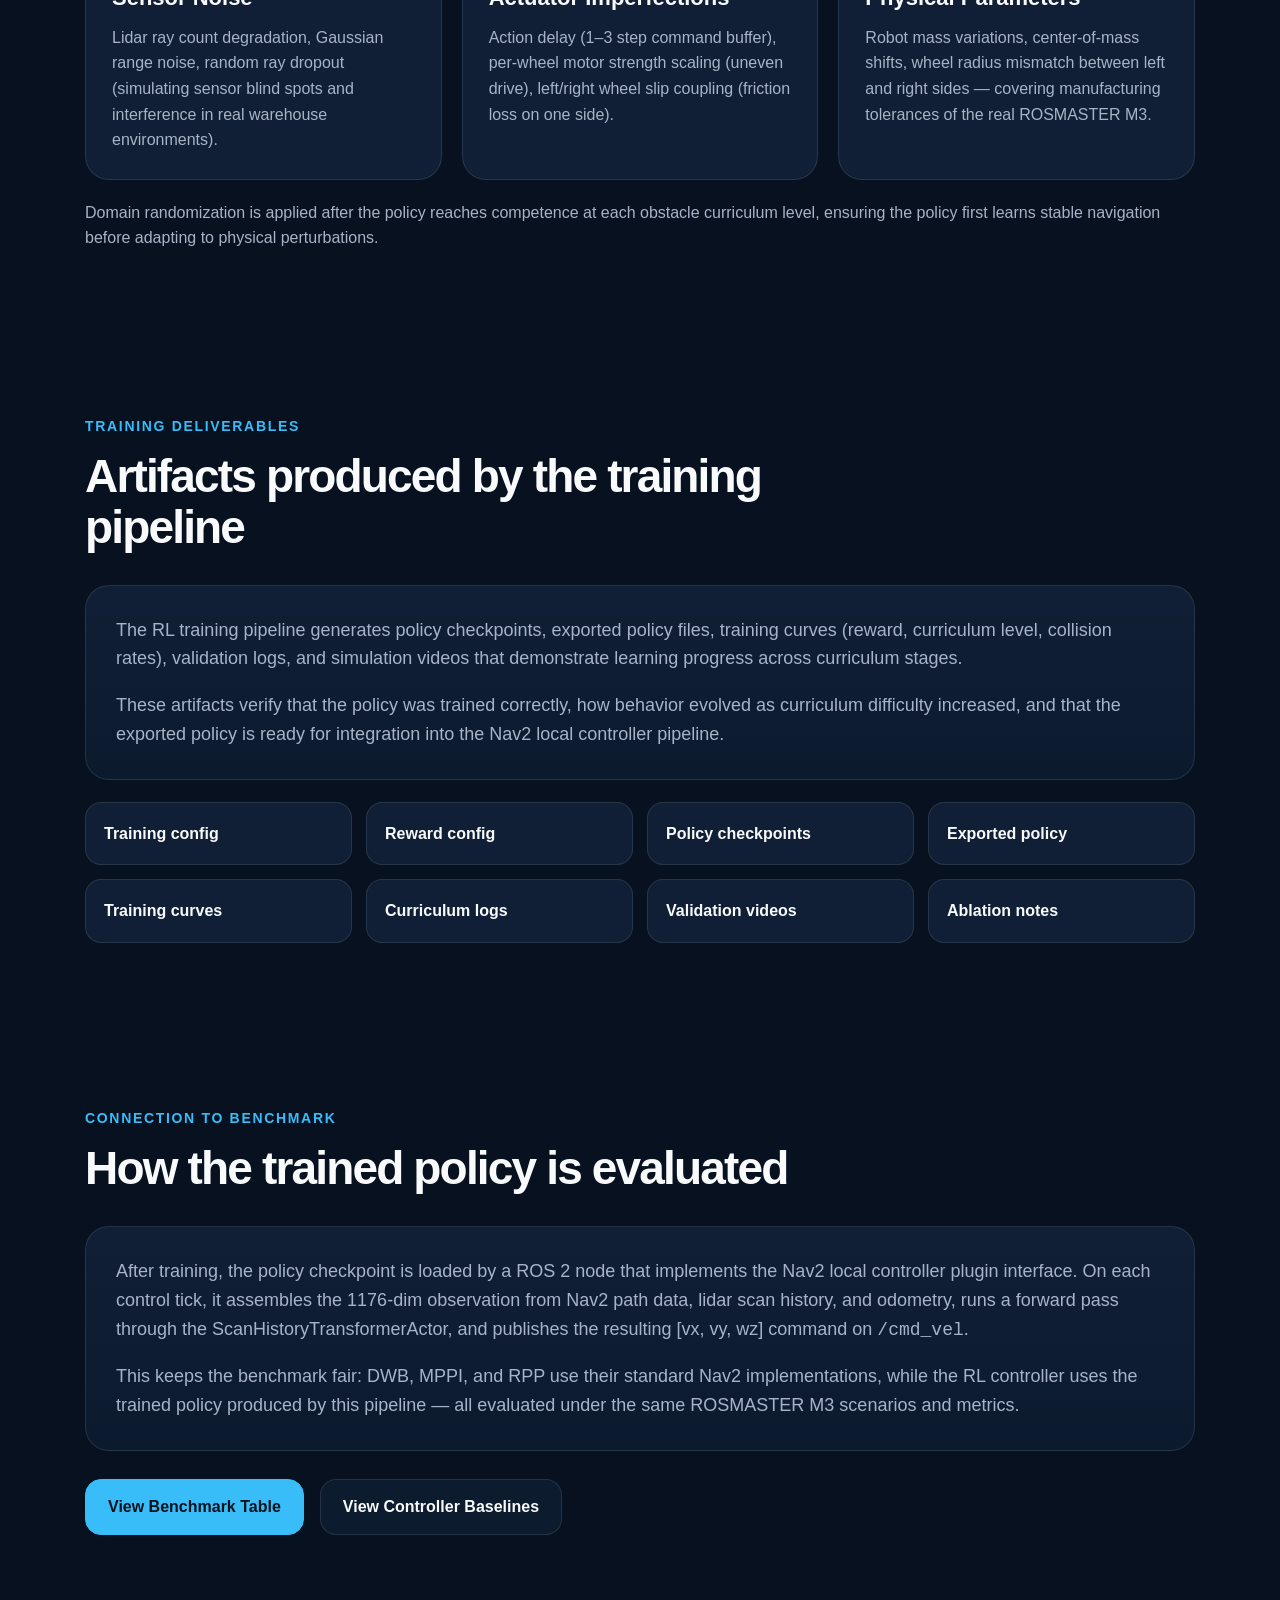
<file: docs/rl-training.html>
<!DOCTYPE html>
<html lang="en" data-theme="modern">
<head>
  <meta charset="UTF-8" />
  <meta name="viewport" content="width=device-width, initial-scale=1.0" />
  <title>RL Training | NavRL Bench</title>
  <meta name="description" content="Detailed RL training documentation for NavRL Bench — ScanHistoryTransformerActor, observation space, reward design, curriculum, PPO configuration, and Nav2 integration." />
  <link rel="stylesheet" href="style.css" />
</head>
<body>

  <header class="site-header page-header">
    <nav class="navbar">
      <a class="brand" href="index.html">NavRL Bench</a>

      <div class="nav-right">
        <div class="nav-links">
          <a href="index.html#overview">Overview</a>
          <a href="index.html#pipeline">Pipeline</a>
          <a href="rl-training.html" class="active">RL Training</a>
          <a href="index.html#controllers">Controllers</a>
          <a href="index.html#benchmark">Benchmark</a>
          <a href="index.html#results">Results</a>
          <a href="NavRL_Bench_Technical_Report.pdf" target="_blank" rel="noopener noreferrer">Technical Report</a>
        </div>

        <label class="theme-control" for="themeSelect">
          <span>Theme</span>
          <select id="themeSelect" aria-label="Select website theme">
            <option value="modern">Modern</option>
            <option value="industrial">Industrial</option>
            <option value="academic">Academic</option>
            <option value="classic">Classic</option>
          </select>
        </label>
      </div>
    </nav>

    <section class="hero compact-hero">
      <img class="hero-robot-bg" src="assets/m3.jpeg" alt="ROSMASTER M3 robot" />
      <div class="hero-content">
        <p class="eyebrow">Scan Transformer · PPO · IsaacLab · Curriculum · Nav2</p>
        <h1>Training the RL Dynamic-Obstacle Avoidance Policy from Scratch</h1>
        <p class="hero-text">
          This page documents the full RL training pipeline — ScanHistoryTransformerActor architecture,
          1176-dim observation design, 20+ reward terms, adaptive obstacle curriculum,
          domain randomization, and integration into the Nav2 local control pipeline for ROSMASTER M3.
        </p>
        <div class="hero-actions">
          <a class="btn primary" href="index.html">Back to Project Home</a>
          <a class="btn secondary" href="#architecture">Actor Architecture</a>
          <a class="btn secondary" href="#observations">Observation Space</a>
          <a class="btn secondary" href="#rewards">Reward Design</a>
        </div>
      </div>
    </section>
  </header>

  <main>

    <!-- WHY THIS PAGE -->
    <section class="section">
      <div class="section-header">
        <p class="section-tag">Why This Page Exists</p>
        <h2>RL training is the main engineering contribution</h2>
      </div>

      <div class="content-card">
        <p>
          The classical controllers (DWB, MPPI, RPP) are existing Nav2 baselines. The RL controller is different because it is
          designed, trained, and validated entirely as part of this project.
        </p>
        <p>
          This page documents every design decision: why a transformer over lidar rays instead of a flat MLP,
          how the observation space splits policy from privileged critic information, what each of the 20+ reward terms does,
          how the curriculum stages obstacle difficulty before introducing sensor noise and actuator delays,
          and how the final policy is exported and loaded into the Nav2 local controller interface.
        </p>
      </div>
    </section>

    <!-- KEY DESIGN FACTS -->
    <section class="section" style="padding-top: 0;">
      <div class="stats-row">
        <div class="stat-card">
          <div class="stat-value">1176</div>
          <div class="stat-label">Policy Obs Dim</div>
        </div>
        <div class="stat-card">
          <div class="stat-value">144</div>
          <div class="stat-label">Lidar Rays</div>
        </div>
        <div class="stat-card">
          <div class="stat-value">8</div>
          <div class="stat-label">History Frames</div>
        </div>
        <div class="stat-card">
          <div class="stat-value">20+</div>
          <div class="stat-label">Reward Terms</div>
        </div>
      </div>
    </section>

    <!-- TRAINING PIPELINE -->
    <section id="training-pipeline" class="section">
      <div class="section-header">
        <p class="section-tag">Training Pipeline</p>
        <h2>From simulation environment to deployable policy</h2>
      </div>

      <div class="pipeline-box large-pipeline">
        <div class="pipe-step">Import ROSMASTER M3 URDF into IsaacLab (4 mecanum wheels, 0.035 m radius)</div>
        <div class="pipe-arrow">↓</div>
        <div class="pipe-step">Load real Nav2 path dataset — AWS warehouse map, up to 600 path points per episode</div>
        <div class="pipe-arrow">↓</div>
        <div class="pipe-step">Define 1176-dim policy observation and 1209-dim privileged critic observation</div>
        <div class="pipe-arrow">↓</div>
        <div class="pipe-step">Define 3D mecanum velocity action space [vx ≤ 0.5, vy ≤ 0.5, wz ≤ 1.5 rad/s]</div>
        <div class="pipe-arrow">↓</div>
        <div class="pipe-step active">Train PPO with ScanHistoryTransformerActor — parallel envs, adaptive curriculum</div>
        <div class="pipe-arrow">↓</div>
        <div class="pipe-step">Adaptive curriculum: obstacle difficulty then sensor / actuator domain randomization</div>
        <div class="pipe-arrow">↓</div>
        <div class="pipe-step">Validate policy in simulation — success rate, collision rate, path following quality</div>
        <div class="pipe-arrow">↓</div>
        <div class="pipe-step">Export policy checkpoint → load inside Nav2 RL local controller node</div>
      </div>
    </section>

    <!-- ACTOR ARCHITECTURE -->
    <section id="architecture" class="section">
      <div class="section-header">
        <p class="section-tag">Actor Architecture</p>
        <h2>ScanHistoryTransformerActor</h2>
      </div>

      <div class="content-card" style="margin-bottom: 28px;">
        <p>
          Instead of processing each lidar snapshot independently, the actor treats each of the 144 lidar rays as a token
          whose value is an 8-frame temporal history. This lets the transformer learn <em>ray-wise closing motion</em> —
          detecting which specific angular sectors contain obstacles that are approaching — without ever receiving
          explicit obstacle positions or velocities.
        </p>
        <p>
          The critic, by contrast, receives ground-truth positions and velocities of the 4 nearest dynamic obstacles
          as privileged information during training, allowing better value estimation without leaking this information
          to the deployed policy.
        </p>
      </div>

      <div class="arch-diagram">
        <div class="arch-diagram-inner">

          <p class="arch-label">Input split (1176-dim policy obs)</p>
          <div class="arch-row">
            <div class="arch-block primary">path [18]<br><small>8 waypoints + heading + CTE</small></div>
            <div class="arch-block primary wide">scan_flat [1152]<br><small>8 frames × 144 rays, reshaped → [B, 8, 144]</small></div>
            <div class="arch-block primary">motion [6]<br><small>vx, vy, wz + prev action</small></div>
          </div>

          <span class="arch-arrow-d">↓</span>

          <p class="arch-label">Per-ray feature engineering (20 features per ray)</p>
          <div class="arch-row">
            <div class="arch-block wide">
              8 normalized history values &nbsp;|&nbsp; 7 temporal deltas (frame[t−1] − frame[t]) &nbsp;|&nbsp;
              current range &nbsp;|&nbsp; min range over 8 frames &nbsp;|&nbsp;
              closing rate (frame[0] − frame[7]) &nbsp;|&nbsp; sin(θ), cos(θ)
            </div>
          </div>

          <span class="arch-arrow-d">↓</span>

          <p class="arch-label">Ray projection + positional embedding</p>
          <div class="arch-row">
            <div class="arch-block wide">Linear(20→128) → LayerNorm → GELU → Linear(128→128) &nbsp;+&nbsp; learned pos_embed [1, 144, 128]</div>
          </div>

          <span class="arch-arrow-d">↓</span>

          <p class="arch-label">TransformerEncoder — d_model=128, nhead=4, ff_dim=256, norm_first=True</p>
          <div class="arch-row">
            <div class="arch-block primary wide">Ray tokens [B, 144, 128] — each token attends to all other rays</div>
          </div>

          <span class="arch-arrow-d">↓</span>

          <p class="arch-label">Multi-pooling — three global summaries of the 144-ray token set</p>
          <div class="arch-row">
            <div class="arch-block">Attention pool [128]<br><small>learned importance weights</small></div>
            <div class="arch-arrow-r">+</div>
            <div class="arch-block">Min pool [128]<br><small>worst-case obstacle sectors</small></div>
            <div class="arch-arrow-r">+</div>
            <div class="arch-block">Mean pool [128]<br><small>global scene context</small></div>
          </div>

          <span class="arch-arrow-d">↓ (parallel)</span>

          <p class="arch-label">Path and motion encoders</p>
          <div class="arch-row">
            <div class="arch-block">path_encoder [128]<br><small>Linear(18→128)→LN→GELU→Linear</small></div>
            <div class="arch-arrow-r">+</div>
            <div class="arch-block">motion_encoder [128]<br><small>Linear(6→128)→LN→GELU→Linear</small></div>
          </div>

          <span class="arch-arrow-d">↓</span>

          <p class="arch-label">Fusion — concatenate all five streams → 5 × 128 = 640</p>
          <div class="arch-row">
            <div class="arch-block wide">[attn_pool | min_pool | mean_pool | path_feat | motion_feat] → 640</div>
          </div>

          <span class="arch-arrow-d">↓</span>

          <p class="arch-label">Actor head</p>
          <div class="arch-row">
            <div class="arch-block wide">Linear(640→256) → LayerNorm → GELU → Linear(256→128) → LayerNorm → GELU → Linear(128→3)</div>
          </div>

          <span class="arch-arrow-d">↓</span>

          <div class="arch-row">
            <div class="arch-block accent wide">Output: [vx, vy, wz] — scaled to mecanum limits by action wrapper</div>
          </div>

        </div>
      </div>

      <div class="training-details" style="margin-top: 22px;">
        <div class="detail-card">
          <h3>Critic Network</h3>
          <ul>
            <li>Simple MLP: Linear(1209→256)→ELU→Linear(256→256)→ELU→Linear(256→128)→ELU→Linear(128→1)</li>
            <li>Receives full 1209-dim privileged observation including dynamic obstacle states</li>
            <li>Outputs scalar value estimate — not deployed, training-time only</li>
          </ul>
        </div>
        <div class="detail-card">
          <h3>Noise and Distribution</h3>
          <ul>
            <li>Scalar learnable std parameter, initialized to <code>0.3</code></li>
            <li>Action distribution: <code>Normal(mean, std)</code></li>
            <li>Sampling during training, deterministic <code>mean</code> at inference</li>
            <li>Std clamped ≥ 1e-6 to prevent collapse</li>
          </ul>
        </div>
      </div>
    </section>

    <!-- OBSERVATION SPACE -->
    <section id="observations" class="section">
      <div class="section-header">
        <p class="section-tag">Observation Space</p>
        <h2>Policy vs privileged critic observations</h2>
      </div>

      <div class="content-card" style="margin-bottom: 28px;">
        <p>
          The policy never receives raw obstacle positions or velocities — it must infer obstacle motion from lidar history alone.
          The critic receives privileged ground-truth obstacle information during training to produce accurate value estimates,
          without this information leaking to the deployed policy.
        </p>
      </div>

      <p class="section-tag" style="margin-bottom: 16px;">Policy Observations — 1176 dimensions total</p>
      <div class="table-wrap compact" style="margin-bottom: 32px;">
        <table>
          <thead>
            <tr>
              <th>Term</th>
              <th>Dim</th>
              <th>Description</th>
            </tr>
          </thead>
          <tbody>
            <tr>
              <td><strong>local_path_window</strong> <span class="obs-badge policy">policy</span></td>
              <td>16</td>
              <td>8 future Nav2 path waypoints in robot frame (x, y per point), normalized by 4 m</td>
            </tr>
            <tr>
              <td><strong>nav2_heading_error</strong> <span class="obs-badge policy">policy</span></td>
              <td>1</td>
              <td>Angular error between robot yaw and path tangent direction, wrapped to [−π, π] rad</td>
            </tr>
            <tr>
              <td><strong>nav2_cross_track_error</strong> <span class="obs-badge policy">policy</span></td>
              <td>1</td>
              <td>Signed lateral distance from robot to the nearest Nav2 path point, in metres</td>
            </tr>
            <tr>
              <td><strong>scan_history</strong> <span class="obs-badge policy">policy</span></td>
              <td>1152</td>
              <td>8-frame lidar history × 144 rays; 360° scan, 10 m range, 0.1 m step resolution. Flattened as [T, R]</td>
            </tr>
            <tr>
              <td><strong>base_lin_vel</strong> <span class="obs-badge policy">policy</span></td>
              <td>2</td>
              <td>Robot linear velocity in world frame: (vx, vy) in m/s</td>
            </tr>
            <tr>
              <td><strong>base_ang_vel</strong> <span class="obs-badge policy">policy</span></td>
              <td>1</td>
              <td>Robot yaw rate wz in rad/s</td>
            </tr>
            <tr>
              <td><strong>previous_action</strong> <span class="obs-badge policy">policy</span></td>
              <td>3</td>
              <td>Last issued velocity command normalized to [−1, 1]: (vx, vy, wz)</td>
            </tr>
            <tr>
              <td colspan="2"><strong>Total</strong></td>
              <td><strong>1176</strong></td>
            </tr>
          </tbody>
        </table>
      </div>

      <p class="section-tag" style="margin-bottom: 16px;">Additional Critic Observations — 33 extra dims → 1209 total</p>
      <div class="table-wrap compact">
        <table>
          <thead>
            <tr>
              <th>Term</th>
              <th>Dim</th>
              <th>Description</th>
            </tr>
          </thead>
          <tbody>
            <tr>
              <td><strong>dynamic_obstacles</strong> <span class="obs-badge critic">critic</span></td>
              <td>24</td>
              <td>4 nearest obstacles × 6 values each: [x, y, vx, vy, radius, active_flag] in robot frame</td>
            </tr>
            <tr>
              <td><strong>path_blocked</strong> <span class="obs-badge critic">critic</span></td>
              <td>1</td>
              <td>Binary: 1 if any obstacle overlaps the forward path corridor</td>
            </tr>
            <tr>
              <td><strong>time_to_closest_approach</strong> <span class="obs-badge critic">critic</span></td>
              <td>4</td>
              <td>2 obstacles × [time_to_closest_approach, distance_at_closest_approach]</td>
            </tr>
            <tr>
              <td><strong>distance_to_goal</strong> <span class="obs-badge critic">critic</span></td>
              <td>1</td>
              <td>Euclidean distance from robot to final goal waypoint in metres</td>
            </tr>
            <tr>
              <td><strong>progress_fraction</strong> <span class="obs-badge critic">critic</span></td>
              <td>1</td>
              <td>Fraction of Nav2 path completed so far [0, 1]</td>
            </tr>
            <tr>
              <td><strong>map_collision</strong> <span class="obs-badge critic">critic</span></td>
              <td>1</td>
              <td>Binary: 1 if robot footprint overlaps the static occupancy map</td>
            </tr>
            <tr>
              <td><strong>dynamic_collision</strong> <span class="obs-badge critic">critic</span></td>
              <td>1</td>
              <td>Binary: 1 if robot is in contact with any dynamic obstacle</td>
            </tr>
            <tr>
              <td colspan="2"><strong>Critic Total</strong></td>
              <td><strong>1209</strong></td>
            </tr>
          </tbody>
        </table>
      </div>
    </section>

    <!-- ACTION SPACE -->
    <section id="actions" class="section">
      <div class="section-header">
        <p class="section-tag">Action Space</p>
        <h2>3D mecanum velocity command</h2>
      </div>

      <div class="two-column">
        <div>
          <div class="content-card">
            <p>
              The policy outputs a 3D velocity command that maps directly to ROSMASTER M3's mecanum wheel configuration.
              Lateral velocity (vy) enables the robot to strafe sideways — a capability absent in differential-drive robots
              that the RL policy can learn to exploit for more elegant obstacle avoidance without rotating in place.
            </p>
            <p>
              Actions are clipped to [−1, 1] by the actor head, then scaled by the per-axis limits.
              A rate limiter enforces smooth acceleration by clamping the change per step.
              A static map action shield can override the command if it would drive into a known wall.
            </p>
          </div>
        </div>

        <div class="training-details single-column">
          <div class="detail-card">
            <h3>Velocity Limits</h3>
            <ul>
              <li>Forward: <code>vx ∈ [−0.5, +0.5] m/s</code></li>
              <li>Lateral: <code>vy ∈ [−0.5, +0.5] m/s</code></li>
              <li>Yaw: <code>wz ∈ [−1.5, +1.5] rad/s</code></li>
            </ul>
          </div>
          <div class="detail-card">
            <h3>Rate Limits (per RL step, 33 ms)</h3>
            <ul>
              <li>Δvx: <code>± 0.025 m/s</code></li>
              <li>Δvy: <code>± 0.025 m/s</code></li>
              <li>Δwz: <code>± 0.08 rad/s</code></li>
            </ul>
          </div>
          <div class="detail-card">
            <h3>Action Processing Pipeline</h3>
            <ul>
              <li>Clip to [−1, 1] → scale by limits</li>
              <li>Apply action delay buffer (domain randomization)</li>
              <li>Apply motor strength scaling (domain randomization)</li>
              <li>Apply rate limiter (smooth acceleration)</li>
              <li>Apply static map shield (block wall-collision commands)</li>
              <li>Convert to wheel velocities via mecanum kinematics</li>
            </ul>
          </div>
        </div>
      </div>
    </section>

    <!-- REWARD FUNCTION -->
    <section id="rewards" class="section">
      <div class="section-header">
        <p class="section-tag">Reward Design</p>
        <h2>20+ terms covering path following, obstacle avoidance, and behavior shaping</h2>
      </div>

      <div class="content-card" style="margin-bottom: 28px;">
        <p>
          The reward function balances path-following, obstacle avoidance, goal reaching, and action regularity.
          Dynamic obstacle rewards use only information available to the critic (obstacle states) to shape the value function,
          while the policy learns avoidance from the scan history alone.
          Behavioral shaping terms prevent degenerate strategies such as spinning in place or waiting indefinitely.
        </p>
      </div>

      <!-- Path Following -->
      <p class="section-tag" style="margin-bottom: 16px;">Path Following</p>
      <div class="table-wrap compact" style="margin-bottom: 28px;">
        <table>
          <thead><tr><th>Reward Term</th><th>Weight</th><th>Description</th></tr></thead>
          <tbody>
            <tr>
              <td><strong>progress</strong></td>
              <td><span class="w-pos">+35.0</span></td>
              <td>Increase in cumulative arc-length progress along Nav2 path per step, clamped to [−0.05, +0.05] m</td>
            </tr>
            <tr>
              <td><strong>goal_approach</strong></td>
              <td><span class="w-pos">+5.0</span></td>
              <td>Decrease in Euclidean distance to the final goal waypoint per step, clamped to [−0.08, +0.08] m</td>
            </tr>
            <tr>
              <td><strong>cross_track</strong></td>
              <td><span class="w-neg">−4.0</span></td>
              <td>Penalty proportional to cross-track error (lateral distance from path), clamped to [0, 1.0] m</td>
            </tr>
            <tr>
              <td><strong>path_rejoin</strong></td>
              <td><span class="w-pos">+15.0</span></td>
              <td>Reward for reducing cross-track error when CTE &gt; 0.2 m — encourages returning to path after bypass</td>
            </tr>
            <tr>
              <td><strong>heading_alignment</strong></td>
              <td><span class="w-pos">+8.0</span></td>
              <td>cos(path_tangent_heading − robot_yaw) evaluated 4 steps ahead on the path lookahead</td>
            </tr>
            <tr>
              <td><strong>path_velocity</strong></td>
              <td><span class="w-pos">+6.0</span></td>
              <td>Robot velocity projected onto path tangent direction, normalized by max_vx</td>
            </tr>
          </tbody>
        </table>
      </div>

      <!-- Dynamic Obstacle Avoidance -->
      <p class="section-tag" style="margin-bottom: 16px;">Dynamic Obstacle Avoidance</p>
      <div class="table-wrap compact" style="margin-bottom: 28px;">
        <table>
          <thead><tr><th>Reward Term</th><th>Weight</th><th>Description</th></tr></thead>
          <tbody>
            <tr>
              <td><strong>dynamic_collision</strong></td>
              <td><span class="w-neg">−100.0</span></td>
              <td>Direct contact with any dynamic obstacle — also terminates the episode</td>
            </tr>
            <tr>
              <td><strong>dynamic_clearance</strong></td>
              <td><span class="w-neg">−20.0</span></td>
              <td>Obstacle closer than robot_radius + 0.25 m safety margin — per obstacle per step</td>
            </tr>
            <tr>
              <td><strong>dynamic_ttc</strong></td>
              <td><span class="w-neg">−15.0</span></td>
              <td>Time-to-collision below safety threshold within 3 s prediction horizon — urgency signal</td>
            </tr>
            <tr>
              <td><strong>dynamic_yield_no_side_space</strong></td>
              <td><span class="w-pos">+8.0</span></td>
              <td>Reward slowing down when obstacle blocks forward path and side corridors are also blocked (2 m lookahead, 0.55 m corridor width)</td>
            </tr>
            <tr>
              <td><strong>wall_aware_dynamic_bypass</strong></td>
              <td><span class="w-pos">+20.0</span></td>
              <td>Reward lateral motion away from obstacle — only active when wall clearance exists on the bypass side</td>
            </tr>
            <tr>
              <td><strong>dynamic_forward_blocked</strong></td>
              <td><span class="w-neg">−12.0</span></td>
              <td>Penalty for commanding forward velocity into a blocked forward corridor</td>
            </tr>
            <tr>
              <td><strong>dynamic_bad_lateral</strong></td>
              <td><span class="w-neg">−8.0</span></td>
              <td>Penalty for strafing toward a wall side that has insufficient clearance</td>
            </tr>
          </tbody>
        </table>
      </div>

      <!-- Static Map Avoidance -->
      <p class="section-tag" style="margin-bottom: 16px;">Static Map Avoidance</p>
      <div class="table-wrap compact" style="margin-bottom: 28px;">
        <table>
          <thead><tr><th>Reward Term</th><th>Weight</th><th>Description</th></tr></thead>
          <tbody>
            <tr>
              <td><strong>map_collision</strong></td>
              <td><span class="w-neg">−150.0</span></td>
              <td>Robot footprint overlaps occupancy map — terminates episode; heaviest penalty</td>
            </tr>
            <tr>
              <td><strong>static_velocity_clearance</strong></td>
              <td><span class="w-neg">−15.0</span></td>
              <td>Moving toward static obstacles within 0.3 m in a ±45° forward sector — proactive wall avoidance</td>
            </tr>
          </tbody>
        </table>
      </div>

      <!-- Goal Reaching -->
      <p class="section-tag" style="margin-bottom: 16px;">Goal Reaching</p>
      <div class="table-wrap compact" style="margin-bottom: 28px;">
        <table>
          <thead><tr><th>Reward Term</th><th>Weight</th><th>Description</th></tr></thead>
          <tbody>
            <tr>
              <td><strong>final_goal</strong></td>
              <td><span class="w-pos">+120.0</span></td>
              <td>Sparse bonus for reaching within 0.3 m of the final goal waypoint — also terminates episode successfully</td>
            </tr>
          </tbody>
        </table>
      </div>

      <!-- Action Regularization -->
      <p class="section-tag" style="margin-bottom: 16px;">Action Regularization &amp; Behavior Shaping</p>
      <div class="table-wrap compact">
        <table>
          <thead><tr><th>Reward Term</th><th>Weight</th><th>Description</th></tr></thead>
          <tbody>
            <tr>
              <td><strong>action_smoothness</strong></td>
              <td><span class="w-neg">−0.06</span></td>
              <td>L2 norm of action change per step — discourages jerky velocity commands</td>
            </tr>
            <tr>
              <td><strong>yaw_rate</strong></td>
              <td><span class="w-neg">−0.05</span></td>
              <td>Absolute yaw rate |wz| per step — discourages spinning in place</td>
            </tr>
            <tr>
              <td><strong>lateral_oscillation</strong></td>
              <td><span class="w-neg">−0.35</span></td>
              <td>Penalty for sign flip in lateral velocity vy between consecutive steps — discourages side-to-side oscillation</td>
            </tr>
            <tr>
              <td><strong>time</strong></td>
              <td><span class="w-neg">−0.06</span></td>
              <td>Per-step time penalty — encourages goal-reaching over prolonged wandering</td>
            </tr>
            <tr>
              <td><strong>no_wait</strong></td>
              <td><span class="w-neg">−2.0</span></td>
              <td>Penalty for near-zero speed (|v| &lt; 0.1 m/s) when path is not blocked — prevents waiting as a strategy</td>
            </tr>
            <tr>
              <td><strong>start_speed</strong></td>
              <td><span class="w-neg">−8.0</span></td>
              <td>Penalty for slow speed during the first 1.5 s of each episode — prevents hesitation at episode start</td>
            </tr>
          </tbody>
        </table>
      </div>
    </section>

    <!-- CURRICULUM -->
    <section id="curriculum" class="section">
      <div class="section-header">
        <p class="section-tag">Curriculum Design</p>
        <h2>Obstacles mastered before domain randomization</h2>
      </div>

      <div class="content-card" style="margin-bottom: 28px;">
        <p>
          The curriculum follows an <strong>obstacles_first</strong> strategy: the policy must first learn to handle increasingly
          difficult obstacle configurations before sensor noise and actuator imperfections are introduced.
          Promotion and demotion thresholds are evaluated continuously over a rolling performance window,
          ensuring stable progression without premature advancement.
        </p>
      </div>

      <div class="curriculum-grid">

        <div class="curriculum-track">
          <h4>Track 1 — Obstacle Difficulty</h4>
          <div class="curriculum-step">
            <span class="step-num">L0</span>
            <div class="step-body"><strong>Open field</strong>No obstacles — pure goal-reaching and path-following behavior</div>
          </div>
          <div class="curriculum-step">
            <span class="step-num">L1</span>
            <div class="step-body"><strong>Tiny stationary (center)</strong>Small obstacle (r 0.08–0.11 m) placed on the path</div>
          </div>
          <div class="curriculum-step">
            <span class="step-num">L2</span>
            <div class="step-body"><strong>Tiny stationary (side)</strong>Same small obstacle offset ±0.05–0.20 m laterally</div>
          </div>
          <div class="curriculum-step">
            <span class="step-num">L3</span>
            <div class="step-body"><strong>Small stationary (center)</strong>r 0.10–0.14 m, on-path placement</div>
          </div>
          <div class="curriculum-step">
            <span class="step-num">L4</span>
            <div class="step-body"><strong>Small stationary (side)</strong>r 0.10–0.14 m, lateral offset</div>
          </div>
          <div class="curriculum-step">
            <span class="step-num">L5</span>
            <div class="step-body"><strong>Medium stationary</strong>r 0.14–0.18 m — fills more of the corridor</div>
          </div>
          <div class="curriculum-step">
            <span class="step-num">L6</span>
            <div class="step-body"><strong>Slow crossing obstacle</strong>r 0.10–0.15 m, speed 0.04–0.10 m/s, moving perpendicular to path</div>
          </div>
        </div>

        <div class="curriculum-track">
          <h4>Track 2 — Domain Randomization</h4>
          <div class="curriculum-step">
            <span class="step-num">DR0</span>
            <div class="step-body"><strong>Lidar ray degradation</strong>Reduce active ray count — simulates sparse sensor</div>
          </div>
          <div class="curriculum-step">
            <span class="step-num">DR1</span>
            <div class="step-body"><strong>Scan noise</strong>Gaussian range noise added to each ray measurement</div>
          </div>
          <div class="curriculum-step">
            <span class="step-num">DR2</span>
            <div class="step-body"><strong>Scan dropout</strong>Random ray masking — simulates sensor blind spots</div>
          </div>
          <div class="curriculum-step">
            <span class="step-num">DR3</span>
            <div class="step-body"><strong>Action delay</strong>Commands buffered by 1–3 steps to simulate motor latency</div>
          </div>
          <div class="curriculum-step">
            <span class="step-num">DR4</span>
            <div class="step-body"><strong>Motor strength</strong>Per-wheel power scaling — simulates uneven drive</div>
          </div>
          <div class="curriculum-step">
            <span class="step-num">DR5–9</span>
            <div class="step-body"><strong>Mass, CoM, wheel radius, wheel slip, combined</strong>Physical parameter randomization for broad sim-to-real coverage</div>
          </div>
        </div>

      </div>

      <div class="table-wrap compact" style="margin-top: 28px;">
        <table>
          <thead>
            <tr>
              <th>Metric</th>
              <th>Promote Level</th>
              <th>Demote Level</th>
            </tr>
          </thead>
          <tbody>
            <tr>
              <td>Success Rate</td>
              <td class="promote">&gt; 70 %</td>
              <td class="demote">&lt; 10 %</td>
            </tr>
            <tr>
              <td>Map Collision Rate</td>
              <td class="promote">&lt; 20 %</td>
              <td class="demote">&gt; 50 %</td>
            </tr>
            <tr>
              <td>Dynamic Collision Rate</td>
              <td class="promote">&lt; 20 %</td>
              <td class="demote">&gt; 50 %</td>
            </tr>
            <tr>
              <td>Timeout Rate</td>
              <td class="promote">&lt; 15 %</td>
              <td class="demote">&gt; 50 %</td>
            </tr>
          </tbody>
        </table>
      </div>
    </section>

    <!-- TRAINING ENVIRONMENT -->
    <section id="environment" class="section">
      <div class="section-header">
        <p class="section-tag">Training Environment</p>
        <h2>IsaacLab / Isaac Sim setup</h2>
      </div>

      <div class="grid three">
        <article class="info-card">
          <h3>Simulation</h3>
          <p>IsaacLab / Isaac Sim with PhysX TGS solver. Multiple parallel environments for efficient rollout collection. Physics at 120 Hz, RL step every 4 physics steps (33 ms effective control rate).</p>
        </article>
        <article class="info-card">
          <h3>Navigation Data</h3>
          <p>Real Nav2 path data from ROSMASTER M3 navigation runs in an AWS warehouse map. Up to 600 path points per episode, randomly sampled each reset. Static occupancy map used for action shielding and reward computation.</p>
        </article>
        <article class="info-card">
          <h3>Robot Model</h3>
          <p>ROSMASTER M3 with 4 mecanum wheels (0.035 m radius, wheelbase 0.0795 m × 0.0978 m). Root velocity applied directly during training; converted to wheel velocities for deployment.</p>
        </article>
      </div>

      <div class="training-details" style="margin-top: 22px;">
        <div class="detail-card">
          <h3>Episode Configuration</h3>
          <ul>
            <li>Fixed time limit; terminated early on success, collision, or stuck detection</li>
            <li>Start: robot placed at path start with small yaw noise</li>
            <li>Goal: final Nav2 path waypoint, success threshold 0.3 m</li>
            <li>Stuck detection: near-zero speed for an extended period terminates episode</li>
          </ul>
        </div>
        <div class="detail-card">
          <h3>Lidar Sensor</h3>
          <ul>
            <li>360° scan, 144 rays uniformly spaced (2.5° resolution)</li>
            <li>Max range: 10 m; step resolution: 0.1 m</li>
            <li>8-frame rolling history maintained per environment</li>
            <li>Normalized to [0, 1] before feeding the actor; clamped at 4 m</li>
          </ul>
        </div>
      </div>
    </section>

    <!-- PPO CONFIGURATION -->
    <section id="ppo" class="section">
      <div class="section-header">
        <p class="section-tag">Training Algorithm</p>
        <h2>PPO configuration (RSL-RL)</h2>
      </div>

      <div class="two-column">
        <div class="table-wrap compact">
          <table>
            <thead><tr><th>Parameter</th><th>Value</th></tr></thead>
            <tbody>
              <tr><td>Algorithm</td><td>PPO (RSL-RL)</td></tr>
              <tr><td>LR schedule</td><td>Adaptive (KL-based)</td></tr>
              <tr><td>Target KL</td><td>0.01</td></tr>
              <tr><td>Clip parameter ε</td><td>0.2</td></tr>
              <tr><td>Value loss coefficient</td><td>1.0</td></tr>
              <tr><td>Entropy coefficient</td><td>0.00</td></tr>
              <tr><td>Discount factor γ</td><td>0.99</td></tr>
              <tr><td>GAE λ</td><td>0.95</td></tr>
              <tr><td>Max gradient norm</td><td>1.0</td></tr>
              <tr><td>Clipped value loss</td><td>Yes</td></tr>
            </tbody>
          </table>
        </div>

        <div class="training-details single-column">
          <div class="detail-card">
            <h3>Rollout Structure</h3>
            <ul>
              <li>N rollout steps per env per update, split into mini-batches</li>
              <li>Multiple learning epochs per collected rollout (PPO reuse)</li>
              <li>KL-adaptive learning rate — slows down when policy changes too fast</li>
            </ul>
          </div>
          <div class="detail-card">
            <h3>Experiment</h3>
            <ul>
              <li>Run name: <code>m3_obstacle_avoidance</code></li>
              <li>Framework: RSL-RL with IsaacLab runner integration</li>
              <li>Logs: TensorBoard — reward curves, curriculum level, collision rates</li>
            </ul>
          </div>
        </div>
      </div>
    </section>

    <!-- TERMINATION CONDITIONS -->
    <section id="terminations" class="section">
      <div class="section-header">
        <p class="section-tag">Termination Conditions</p>
        <h2>When episodes end</h2>
      </div>

      <div class="table-wrap compact">
        <table>
          <thead><tr><th>Condition</th><th>Threshold</th><th>Outcome</th></tr></thead>
          <tbody>
            <tr>
              <td><strong>Goal reached</strong></td>
              <td>Distance to goal &lt; 0.3 m</td>
              <td style="color: var(--accent); font-weight: 700;">Success — large sparse bonus applied</td>
            </tr>
            <tr>
              <td><strong>Timeout</strong></td>
              <td>Episode time limit exceeded</td>
              <td style="color: var(--muted);">Failure — no bonus</td>
            </tr>
            <tr>
              <td><strong>Map collision</strong></td>
              <td>Robot footprint in static occupancy map</td>
              <td style="color: var(--danger); font-weight: 700;">Failure — large negative penalty applied</td>
            </tr>
            <tr>
              <td><strong>Dynamic collision</strong></td>
              <td>Robot within contact distance of any obstacle</td>
              <td style="color: var(--danger); font-weight: 700;">Failure — large negative penalty applied</td>
            </tr>
            <tr>
              <td><strong>Stuck</strong></td>
              <td>Speed &lt; 0.02 m/s for more than 2.0 s continuously (except near goal)</td>
              <td style="color: var(--muted);">Failure — prevents indefinite stopping as a strategy</td>
            </tr>
          </tbody>
        </table>
      </div>
    </section>

    <!-- DOMAIN RANDOMIZATION -->
    <section id="domain-randomization" class="section">
      <div class="section-header">
        <p class="section-tag">Domain Randomization</p>
        <h2>Sim-to-real transfer preparation</h2>
      </div>

      <div class="grid three">
        <article class="info-card">
          <h3>Sensor Noise</h3>
          <p>Lidar ray count degradation, Gaussian range noise, random ray dropout (simulating sensor blind spots and interference in real warehouse environments).</p>
        </article>
        <article class="info-card">
          <h3>Actuator Imperfections</h3>
          <p>Action delay (1–3 step command buffer), per-wheel motor strength scaling (uneven drive), left/right wheel slip coupling (friction loss on one side).</p>
        </article>
        <article class="info-card">
          <h3>Physical Parameters</h3>
          <p>Robot mass variations, center-of-mass shifts, wheel radius mismatch between left and right sides — covering manufacturing tolerances of the real ROSMASTER M3.</p>
        </article>
      </div>

      <p class="note">Domain randomization is applied after the policy reaches competence at each obstacle curriculum level, ensuring the policy first learns stable navigation before adapting to physical perturbations.</p>
    </section>

    <!-- TRAINING DELIVERABLES -->
    <section class="section">
      <div class="section-header">
        <p class="section-tag">Training Deliverables</p>
        <h2>Artifacts produced by the training pipeline</h2>
      </div>

      <div class="content-card">
        <p>
          The RL training pipeline generates policy checkpoints, exported policy files,
          training curves (reward, curriculum level, collision rates), validation logs, and simulation videos
          that demonstrate learning progress across curriculum stages.
        </p>
        <p>
          These artifacts verify that the policy was trained correctly, how behavior evolved as curriculum difficulty increased,
          and that the exported policy is ready for integration into the Nav2 local controller pipeline.
        </p>
      </div>

      <div class="metrics-grid" style="margin-top: 22px;">
        <div>Training config</div>
        <div>Reward config</div>
        <div>Policy checkpoints</div>
        <div>Exported policy</div>
        <div>Training curves</div>
        <div>Curriculum logs</div>
        <div>Validation videos</div>
        <div>Ablation notes</div>
      </div>
    </section>

    <!-- CONNECTION TO BENCHMARK -->
    <section class="section">
      <div class="section-header">
        <p class="section-tag">Connection to Benchmark</p>
        <h2>How the trained policy is evaluated</h2>
      </div>

      <div class="content-card">
        <p>After training, the policy checkpoint is loaded by a ROS 2 node that implements the Nav2 local controller plugin interface. On each control tick, it assembles the 1176-dim observation from Nav2 path data, lidar scan history, and odometry, runs a forward pass through the ScanHistoryTransformerActor, and publishes the resulting [vx, vy, wz] command on <code>/cmd_vel</code>.</p>
        <p>This keeps the benchmark fair: DWB, MPPI, and RPP use their standard Nav2 implementations, while the RL controller uses the trained policy produced by this pipeline — all evaluated under the same ROSMASTER M3 scenarios and metrics.</p>
      </div>

      <div class="hero-actions section-actions">
        <a class="btn primary" href="index.html#results">View Benchmark Table</a>
        <a class="btn secondary" href="index.html#controllers">View Controller Baselines</a>
      </div>
    </section>

  </main>

  <footer class="footer">
    <div class="footer-inner">
      <div class="footer-brand">
        <h3>NavRL Bench</h3>
        <p>RL-based dynamic obstacle avoidance and Nav2 controller benchmarking for ROSMASTER M3.</p>
      </div>

      <div class="footer-contributors">
        <p class="footer-title">Project Contributors</p>
        <div class="contributor-list">
          <a href="https://www.linkedin.com/in/pavansai18/" target="_blank" rel="noopener noreferrer">Pavan Sai</a>
          <a href="https://www.linkedin.com/in/sivaalamkaram2002/" target="_blank" rel="noopener noreferrer">Siva</a>
        </div>
      </div>
    </div>

    <div class="footer-bottom">
      <p>© 2026 NavRL Bench. Built for robotics navigation research and benchmarking.</p>
    </div>
  </footer>

  <script src="script.js"></script>
</body>
</html>
</file>
<file: docs/style.css>
* {
  box-sizing: border-box;
  margin: 0;
  padding: 0;
}

:root,
html[data-theme="modern"] {
  --bg: #07111f;
  --bg-soft: #0c1a2e;
  --card: #101f35;
  --card-light: #152944;
  --text: #f8fafc;
  --muted: #a8b3c7;
  --primary: #38bdf8;
  --accent: #22c55e;
  --danger: #fb7185;
  --border: rgba(255, 255, 255, 0.1);
  --hero-a: rgba(56, 189, 248, 0.25);
  --hero-b: rgba(34, 197, 94, 0.16);
  --font-main: Arial, Helvetica, sans-serif;
  --radius-lg: 24px;
  --radius-md: 16px;
}

html[data-theme="industrial"] {
  --bg: #0b0d0f;
  --bg-soft: #15181c;
  --card: #171b20;
  --card-light: #20262d;
  --text: #f2f4f5;
  --muted: #a2abb5;
  --primary: #f59e0b;
  --accent: #f97316;
  --danger: #ef4444;
  --border: rgba(245, 158, 11, 0.22);
  --hero-a: rgba(245, 158, 11, 0.18);
  --hero-b: rgba(249, 115, 22, 0.14);
  --font-main: Arial, Helvetica, sans-serif;
  --radius-lg: 12px;
  --radius-md: 8px;
}

html[data-theme="academic"] {
  --bg: #f7f7f2;
  --bg-soft: #ffffff;
  --card: #ffffff;
  --card-light: #f0efe7;
  --text: #172033;
  --muted: #4b5563;
  --primary: #1d4ed8;
  --accent: #065f46;
  --danger: #b91c1c;
  --border: rgba(23, 32, 51, 0.14);
  --hero-a: rgba(29, 78, 216, 0.12);
  --hero-b: rgba(6, 95, 70, 0.09);
  --font-main: Georgia, "Times New Roman", serif;
  --radius-lg: 10px;
  --radius-md: 6px;
}

html[data-theme="classic"] {
  --bg: #ffffff;
  --bg-soft: #f8fafc;
  --card: #ffffff;
  --card-light: #f1f5f9;
  --text: #0f172a;
  --muted: #475569;
  --primary: #2563eb;
  --accent: #16a34a;
  --danger: #dc2626;
  --border: rgba(15, 23, 42, 0.12);
  --hero-a: rgba(37, 99, 235, 0.12);
  --hero-b: rgba(22, 163, 74, 0.08);
  --font-main: Arial, Helvetica, sans-serif;
  --radius-lg: 18px;
  --radius-md: 12px;
}

html {
  scroll-behavior: smooth;
}

body {
  font-family: var(--font-main);
  background: var(--bg);
  color: var(--text);
  line-height: 1.6;
  transition: background 0.25s ease, color 0.25s ease;
}

a {
  color: inherit;
  text-decoration: none;
}

.site-header {
  background:
    radial-gradient(circle at top left, var(--hero-a), transparent 35%),
    radial-gradient(circle at top right, var(--hero-b), transparent 30%),
    var(--bg);
  border-bottom: 1px solid var(--border);
}

.navbar {
  max-width: 1150px;
  margin: 0 auto;
  padding: 24px 20px;
  display: flex;
  align-items: center;
  justify-content: space-between;
  gap: 22px;
}

.brand {
  font-size: 22px;
  font-weight: 800;
  letter-spacing: -0.03em;
  white-space: nowrap;
}

.nav-right {
  display: flex;
  align-items: center;
  gap: 18px;
}

.nav-links {
  display: flex;
  gap: 18px;
  color: var(--muted);
  font-size: 14px;
}

.nav-links a:hover,
.nav-links a.active {
  color: var(--primary);
}

.theme-control {
  display: flex;
  align-items: center;
  gap: 8px;
  color: var(--muted);
  font-size: 13px;
  white-space: nowrap;
}

.theme-control select {
  background: var(--card);
  color: var(--text);
  border: 1px solid var(--border);
  border-radius: 999px;
  padding: 8px 12px;
  outline: none;
}

.hero {
  max-width: 1150px;
  margin: 0 auto;
  padding: 90px 20px 110px;
}

.compact-hero {
  padding-top: 70px;
  padding-bottom: 82px;
}

.hero-content {
  max-width: 900px;
}

.eyebrow,
.section-tag {
  color: var(--primary);
  font-weight: 700;
  font-size: 14px;
  text-transform: uppercase;
  letter-spacing: 0.12em;
  margin-bottom: 14px;
}

.hero h1 {
  font-size: clamp(42px, 7vw, 74px);
  line-height: 1;
  letter-spacing: -0.06em;
  margin-bottom: 28px;
}

html[data-theme="academic"] .hero h1 {
  letter-spacing: -0.035em;
}

.hero-text {
  max-width: 800px;
  font-size: 21px;
  color: var(--muted);
  margin-bottom: 36px;
}

.hero-actions {
  display: flex;
  gap: 16px;
  flex-wrap: wrap;
}

.section-actions {
  margin-top: 28px;
}

.btn {
  display: inline-block;
  padding: 14px 22px;
  border-radius: var(--radius-md);
  font-weight: 700;
  border: 1px solid var(--border);
}

.btn.primary {
  background: var(--primary);
  color: var(--bg);
  border-color: var(--primary);
}

html[data-theme="academic"] .btn.primary,
html[data-theme="classic"] .btn.primary {
  color: #ffffff;
}

.btn.primary:hover {
  opacity: 0.88;
}

.btn.secondary {
  background: color-mix(in srgb, var(--card) 75%, transparent);
  color: var(--text);
}

.btn.secondary:hover {
  background: var(--card-light);
}

.section {
  max-width: 1150px;
  margin: 0 auto;
  padding: 82px 20px;
}

.section-header {
  max-width: 780px;
  margin-bottom: 32px;
}

.section h2 {
  font-size: clamp(30px, 4vw, 46px);
  line-height: 1.1;
  letter-spacing: -0.04em;
}

html[data-theme="academic"] .section h2 {
  letter-spacing: -0.025em;
}

.content-card,
.feature-card {
  background: linear-gradient(180deg, var(--card), var(--bg-soft));
  border: 1px solid var(--border);
  border-radius: var(--radius-lg);
  padding: 30px;
  color: var(--muted);
  font-size: 18px;
}

.content-card p + p,
.feature-card p + p {
  margin-top: 18px;
}

.content-card.narrow {
  max-width: 800px;
  margin: 32px auto 0;
}

.feature-card {
  display: flex;
  justify-content: space-between;
  align-items: center;
  gap: 28px;
}

.feature-card h3 {
  color: var(--text);
  font-size: 26px;
  margin-bottom: 12px;
}

.two-column {
  display: grid;
  grid-template-columns: 0.85fr 1.15fr;
  gap: 40px;
  align-items: start;
}

.grid {
  display: grid;
  gap: 20px;
}

.grid.four {
  grid-template-columns: repeat(4, 1fr);
}

.grid.three {
  grid-template-columns: repeat(3, 1fr);
}

.controller-card,
.scenario-card,
.info-card,
.detail-card,
.reward-card {
  background: var(--card);
  border: 1px solid var(--border);
  border-radius: var(--radius-lg);
  padding: 26px;
}

.controller-card,
.scenario-card,
.info-card {
  min-height: 220px;
}

.controller-card.highlight {
  border-color: var(--primary);
  background: linear-gradient(180deg, color-mix(in srgb, var(--primary) 12%, var(--card)), var(--card));
}

.controller-card h3,
.scenario-card h3,
.info-card h3,
.detail-card h3,
.reward-card h3 {
  margin-bottom: 14px;
  font-size: 22px;
  line-height: 1.2;
}

.controller-card p,
.scenario-card p,
.info-card p,
.detail-card li,
.reward-card li {
  color: var(--muted);
}

.detail-card code {
  color: var(--primary);
  font-weight: 700;
}

.scenario-card span {
  display: inline-block;
  color: var(--primary);
  font-weight: 800;
  margin-bottom: 18px;
}

.pipeline-box,
.architecture-box {
  max-width: 760px;
  margin: 0 auto;
  background: var(--card);
  border: 1px solid var(--border);
  border-radius: var(--radius-lg);
  padding: 30px;
  text-align: center;
}

.large-pipeline {
  max-width: 860px;
}

.pipe-step,
.arch-step {
  background: var(--card-light);
  border: 1px solid var(--border);
  padding: 16px;
  border-radius: var(--radius-md);
  font-weight: 700;
}

.pipe-step.active,
.arch-step.active {
  border-color: var(--primary);
  background: color-mix(in srgb, var(--primary) 14%, var(--card));
  color: var(--primary);
}

.pipe-arrow,
.arch-arrow {
  color: var(--muted);
  font-size: 24px;
  padding: 8px 0;
}

.training-details {
  margin-top: 22px;
  display: grid;
  grid-template-columns: 1fr 1fr;
  gap: 20px;
}

.training-details.single-column {
  margin-top: 0;
  grid-template-columns: 1fr;
}

.detail-card ul,
.reward-card ul {
  padding-left: 20px;
}

.detail-card li + li,
.reward-card li + li {
  margin-top: 8px;
}

.reward-grid {
  display: grid;
  grid-template-columns: 1fr 1fr;
  gap: 22px;
}

.reward-card.positive {
  border-color: color-mix(in srgb, var(--accent) 45%, var(--border));
}

.reward-card.negative {
  border-color: color-mix(in srgb, var(--danger) 45%, var(--border));
}

.metrics-grid {
  display: grid;
  grid-template-columns: repeat(4, 1fr);
  gap: 14px;
}

.metrics-grid div,
.tech-list span {
  background: var(--card);
  border: 1px solid var(--border);
  padding: 18px;
  border-radius: var(--radius-md);
  font-weight: 700;
}

.table-wrap {
  overflow-x: auto;
  background: var(--card);
  border: 1px solid var(--border);
  border-radius: var(--radius-lg);
}

table {
  width: 100%;
  border-collapse: collapse;
  min-width: 920px;
}

th,
td {
  padding: 18px;
  text-align: left;
  border-bottom: 1px solid var(--border);
}

th {
  color: var(--primary);
  font-size: 14px;
  text-transform: uppercase;
  letter-spacing: 0.08em;
}

td {
  color: var(--muted);
}

.note {
  margin-top: 20px;
  color: var(--muted);
}

.tech-list {
  display: flex;
  gap: 12px;
  flex-wrap: wrap;
}

.footer {
  border-top: 1px solid var(--border);
  background: var(--bg-soft);
  color: var(--muted);
  padding: 42px 20px 24px;
}

.footer-inner {
  max-width: 1150px;
  margin: 0 auto;
  display: flex;
  justify-content: space-between;
  gap: 32px;
  align-items: flex-start;
}

.footer-brand h3 {
  color: var(--text);
  font-size: 22px;
  margin-bottom: 8px;
}

.footer-brand p {
  max-width: 520px;
}

.footer-title {
  color: var(--text);
  font-weight: 700;
  margin-bottom: 10px;
}

.contributor-list {
  display: flex;
  flex-direction: column;
  gap: 8px;
}

.contributor-list a {
  color: var(--primary);
  font-weight: 700;
  width: fit-content;
  border-bottom: 1px solid transparent;
}

.contributor-list a:hover {
  border-bottom-color: var(--primary);
}

.footer-bottom {
  max-width: 1150px;
  margin: 28px auto 0;
  padding-top: 18px;
  border-top: 1px solid var(--border);
  font-size: 14px;
}

@media (max-width: 1050px) {
  .nav-right {
    width: 100%;
    justify-content: space-between;
  }

  .navbar {
    align-items: flex-start;
    flex-direction: column;
  }
}

@media (max-width: 900px) {
  .nav-links {
    display: none;
  }

  .two-column,
  .grid.four,
  .grid.three,
  .metrics-grid,
  .training-details,
  .reward-grid {
    grid-template-columns: 1fr;
  }

  .hero {
    padding-top: 70px;
  }

  .feature-card {
    flex-direction: column;
    align-items: flex-start;
  }

  .footer-inner {
    flex-direction: column;
  }
}

/* Hero background robot image */
.hero {
  position: relative;
  overflow: hidden;
}

.hero-content {
  position: relative;
  z-index: 2;
  max-width: 760px;
}

.hero-subtitle {
  max-width: 720px;
  margin: -12px 0 22px;
  color: var(--primary);
  font-size: 22px;
  font-weight: 700;
  line-height: 1.35;
}

.hero-robot-bg {
  position: absolute;
  right: 2%;
  top: 50%;
  transform: translateY(-50%);
  width: min(42vw, 520px);
  height: auto;
  opacity: 0.18;
  z-index: 1;
  pointer-events: none;
  user-select: none;
  mix-blend-mode: normal;
  filter: none;
  border-radius: 28px;
  -webkit-mask-image: linear-gradient(
    90deg,
    transparent 0%,
    black 18%,
    black 72%,
    transparent 100%
  );
  mask-image: linear-gradient(
    90deg,
    transparent 0%,
    black 18%,
    black 72%,
    transparent 100%
  );
}

.hero::after {
  display: none;
}

@media (max-width: 900px) {
  .hero-robot-bg {
    right: -38%;
    width: 100vw;
    opacity: 0.10;
  }

  .hero-subtitle {
    font-size: 18px;
  }
}

/* =====================================================================
   NEW CLASSES — added for the detailed RL training page
   ===================================================================== */

/* Key stat callout row */
.stats-row {
  display: grid;
  grid-template-columns: repeat(4, 1fr);
  gap: 14px;
  margin: 28px 0;
}

.stat-card {
  background: var(--card);
  border: 1px solid var(--border);
  border-radius: var(--radius-md);
  padding: 22px 18px;
  text-align: center;
}

.stat-card .stat-value {
  font-size: 38px;
  font-weight: 800;
  color: var(--primary);
  letter-spacing: -0.04em;
  line-height: 1;
}

.stat-card .stat-label {
  font-size: 12px;
  color: var(--muted);
  text-transform: uppercase;
  letter-spacing: 0.08em;
  margin-top: 6px;
}

/* Policy / critic observation tags */
.obs-badge {
  display: inline-block;
  font-size: 10px;
  font-weight: 800;
  padding: 2px 8px;
  border-radius: 999px;
  text-transform: uppercase;
  letter-spacing: 0.08em;
  vertical-align: middle;
}

.obs-badge.policy {
  background: color-mix(in srgb, var(--primary) 18%, transparent);
  color: var(--primary);
  border: 1px solid color-mix(in srgb, var(--primary) 35%, transparent);
}

.obs-badge.critic {
  background: color-mix(in srgb, var(--accent) 18%, transparent);
  color: var(--accent);
  border: 1px solid color-mix(in srgb, var(--accent) 35%, transparent);
}

/* Reward weight coloring */
.w-pos {
  color: var(--accent);
  font-weight: 800;
}

.w-neg {
  color: var(--danger);
  font-weight: 800;
}

/* Narrower table min-width for reward/obs tables */
.table-wrap.compact table {
  min-width: 600px;
}

/* Architecture diagram */
.arch-diagram {
  background: var(--card);
  border: 1px solid var(--border);
  border-radius: var(--radius-lg);
  padding: 32px 28px;
  overflow-x: auto;
}

.arch-diagram-inner {
  display: flex;
  flex-direction: column;
  gap: 0;
  min-width: 520px;
}

.arch-row {
  display: flex;
  align-items: center;
  gap: 10px;
  margin-bottom: 8px;
  flex-wrap: wrap;
}

.arch-block {
  background: var(--card-light);
  border: 1px solid var(--border);
  border-radius: var(--radius-md);
  padding: 10px 16px;
  font-size: 13px;
  font-weight: 600;
  white-space: nowrap;
  color: var(--text);
}

.arch-block.primary {
  border-color: var(--primary);
  color: var(--primary);
  background: color-mix(in srgb, var(--primary) 10%, var(--card));
}

.arch-block.accent {
  border-color: var(--accent);
  color: var(--accent);
  background: color-mix(in srgb, var(--accent) 10%, var(--card));
}

.arch-block.wide {
  flex: 1;
  text-align: center;
  white-space: normal;
}

.arch-arrow-r {
  color: var(--muted);
  font-size: 16px;
  flex-shrink: 0;
}

.arch-arrow-d {
  color: var(--muted);
  font-size: 22px;
  padding: 4px 0;
  text-align: center;
  display: block;
}

.arch-label {
  font-size: 11px;
  color: var(--muted);
  text-transform: uppercase;
  letter-spacing: 0.08em;
  font-weight: 700;
  margin-bottom: 6px;
}

/* Curriculum tracks */
.curriculum-grid {
  display: grid;
  grid-template-columns: 1fr 1fr;
  gap: 22px;
}

.curriculum-track {
  background: var(--card);
  border: 1px solid var(--border);
  border-radius: var(--radius-lg);
  padding: 26px;
}

.curriculum-track h4 {
  font-size: 13px;
  color: var(--primary);
  font-weight: 800;
  text-transform: uppercase;
  letter-spacing: 0.1em;
  margin-bottom: 18px;
}

.curriculum-step {
  display: flex;
  align-items: flex-start;
  gap: 14px;
  padding: 12px 0;
  border-bottom: 1px solid var(--border);
}

.curriculum-step:last-child {
  border-bottom: none;
  padding-bottom: 0;
}

.step-num {
  font-size: 10px;
  font-weight: 800;
  color: var(--primary);
  background: color-mix(in srgb, var(--primary) 15%, transparent);
  border: 1px solid color-mix(in srgb, var(--primary) 30%, transparent);
  border-radius: 999px;
  padding: 3px 9px;
  white-space: nowrap;
  flex-shrink: 0;
  margin-top: 2px;
}

.step-body {
  font-size: 14px;
  color: var(--muted);
  line-height: 1.5;
}

.step-body strong {
  display: block;
  color: var(--text);
  margin-bottom: 2px;
  font-size: 15px;
}

/* Promotion / demotion table helper */
td.promote {
  color: var(--accent);
  font-weight: 700;
}

td.demote {
  color: var(--danger);
  font-weight: 700;
}

td.dim {
  font-size: 13px;
  color: var(--muted);
}

@media (max-width: 900px) {
  .stats-row,
  .curriculum-grid {
    grid-template-columns: 1fr 1fr;
  }
}

@media (max-width: 600px) {
  .stats-row,
  .curriculum-grid {
    grid-template-columns: 1fr;
  }
}
</file>
